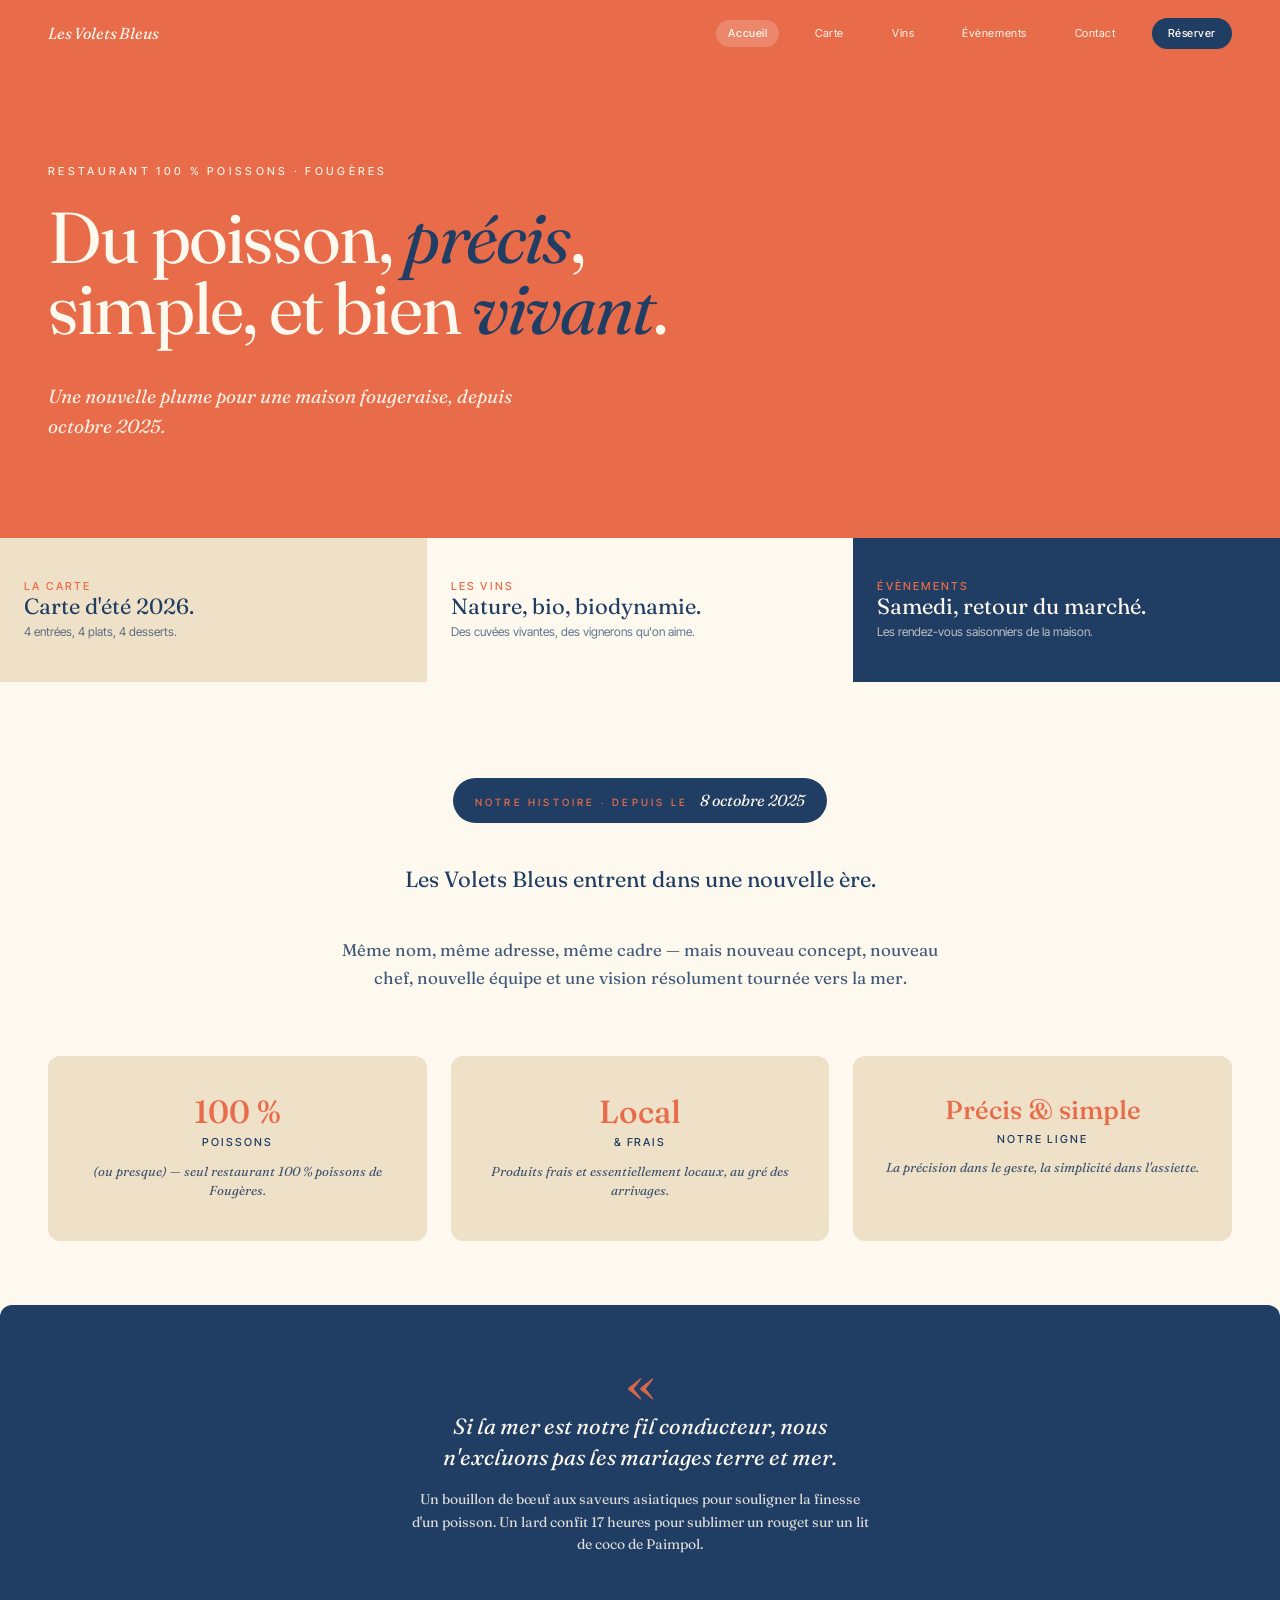
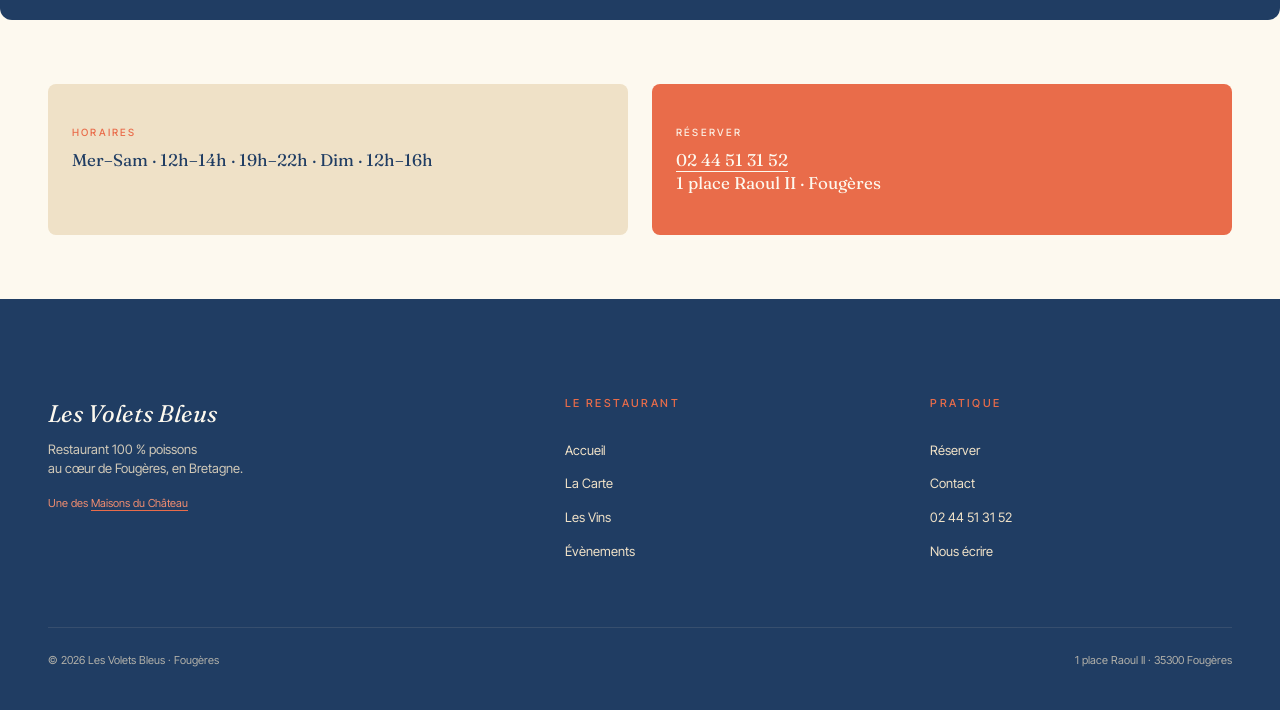
<file: index.html>
<!DOCTYPE html>
<html lang="fr">
<head>
    <meta charset="UTF-8">
    <meta name="viewport" content="width=device-width, initial-scale=1.0">
    <title>Les Volets Bleus — Restaurant de poissons à Fougères</title>
    <meta name="description" content="Restaurant 100 % poissons à Fougères. Produits frais et locaux, précision et simplicité. Une maison fougeraise qui s'écrit avec une nouvelle plume.">
    <link rel="preconnect" href="https://fonts.googleapis.com">
    <link rel="preconnect" href="https://fonts.gstatic.com" crossorigin>
    <link href="https://fonts.googleapis.com/css2?family=Fraunces:ital,wght@0,400;0,500;1,400;1,500&family=Inter+Tight:wght@400;500;600&display=swap" rel="stylesheet">
    <link rel="stylesheet" href="css/style.css">
</head>
<body data-page="accueil">

    <!-- ================== NAV (sur fond orange) ================== -->
    <nav class="site-nav nav-on-orange" aria-label="Navigation principale">
        <div class="nav-inner">
            <a href="index.html" class="nav-brand">Les Volets Bleus</a>
            <div class="nav-links">
                <a href="index.html" class="nav-link active">Accueil</a>
                <a href="carte.html" class="nav-link">Carte</a>
                <a href="vins.html" class="nav-link">Vins</a>
                <a href="evenements.html" class="nav-link">Évènements</a>
                <a href="contact.html" class="nav-link">Contact</a>
                <a href="reserver.html" class="nav-link nav-cta">Réserver</a>
            </div>
            <button class="nav-toggle" aria-label="Menu" aria-expanded="false"><span></span><span></span><span></span></button>
        </div>
    </nav>

    <!-- ================== HERO ================== -->
    <header class="hero-orange">
        <div class="hero-orange-inner">
            <p class="hero-eyebrow">Restaurant 100 % poissons · Fougères</p>
            <h1 class="hero-title" id="hero-title-1">Du poisson, <em>précis</em>,</h1>
            <h1 class="hero-title" id="hero-title-2" style="margin-top: 4px;">simple, et bien <em>vivant</em>.</h1>
            <p class="hero-subtitle" id="hero-subtitle">Une nouvelle plume pour une maison fougeraise, depuis octobre 2025.</p>
        </div>
    </header>

    <!-- ================== 3 SECTIONS ================== -->
    <section class="three-sections">
        <a href="carte.html" class="three-sections-card three-sections-card-1">
            <p class="three-sections-label" id="section-carte-label">La Carte</p>
            <div>
                <p class="three-sections-titre" id="section-carte-titre">Carte d'été 2026.</p>
                <p class="three-sections-desc" id="section-carte-desc">4 entrées, 4 plats, 4 desserts.</p>
            </div>
        </a>
        <a href="vins.html" class="three-sections-card three-sections-card-2">
            <p class="three-sections-label" id="section-vins-label">Les Vins</p>
            <div>
                <p class="three-sections-titre" id="section-vins-titre">Nature, bio, biodynamie.</p>
                <p class="three-sections-desc" id="section-vins-desc">Des cuvées vivantes, des vignerons qu'on aime.</p>
            </div>
        </a>
        <a href="evenements.html" class="three-sections-card three-sections-card-3">
            <p class="three-sections-label" id="section-evenements-label">Évènements</p>
            <div>
                <p class="three-sections-titre" id="section-evenements-titre">Samedi, retour du marché.</p>
                <p class="three-sections-desc" id="section-evenements-desc">Les rendez-vous saisonniers de la maison.</p>
            </div>
        </a>
    </section>

    <!-- ================== HISTOIRE - DATE PIVOT ================== -->
    <div class="date-pivot">
        <div class="date-pivot-pill">
            <span class="date-pivot-label">Notre histoire · depuis le</span>
            <span class="date-pivot-date" id="histoire-date">8 octobre 2025</span>
        </div>
    </div>

    <!-- ================== HISTOIRE - TEXTE ================== -->
    <section class="histoire-texte">
        <p class="histoire-intro" id="histoire-intro">Les Volets Bleus entrent dans une nouvelle ère.</p>
        <p class="histoire-corps" id="histoire-corps">Même nom, même adresse, même cadre — mais nouveau concept, nouveau chef, nouvelle équipe et une vision résolument tournée vers la mer.</p>
    </section>

    <!-- ================== 3 PILIERS ================== -->
    <section class="piliers">
        <div class="pilier">
            <p class="pilier-chiffre" id="pilier-1-chiffre">100 %</p>
            <p class="pilier-label" id="pilier-1-label">Poissons</p>
            <p class="pilier-desc" id="pilier-1-desc">(ou presque) — seul restaurant 100 % poissons de Fougères.</p>
        </div>
        <div class="pilier">
            <p class="pilier-chiffre" id="pilier-2-chiffre">Local</p>
            <p class="pilier-label" id="pilier-2-label">& frais</p>
            <p class="pilier-desc" id="pilier-2-desc">Produits frais et essentiellement locaux, au gré des arrivages.</p>
        </div>
        <div class="pilier">
            <p class="pilier-chiffre pilier-chiffre-petit" id="pilier-3-chiffre">Précis & simple</p>
            <p class="pilier-label" id="pilier-3-label">Notre ligne</p>
            <p class="pilier-desc" id="pilier-3-desc">La précision dans le geste, la simplicité dans l'assiette.</p>
        </div>
    </section>

    <!-- ================== CITATION ================== -->
    <section class="citation-bloc">
        <span class="citation-quote">«</span>
        <p class="citation-text" id="citation-text">Si la mer est notre fil conducteur, nous n'excluons pas les <em>mariages terre et mer.</em></p>
        <p class="citation-complement" id="citation-complement">Un bouillon de bœuf aux saveurs asiatiques pour souligner la finesse d'un poisson. Un lard confit 17 heures pour sublimer un rouget sur un lit de coco de Paimpol.</p>
    </section>

    <!-- ================== INFOS PRATIQUES ================== -->
    <section class="infos-pratiques">
        <div class="info-card info-card-beige">
            <p class="info-card-label">Horaires</p>
            <p class="info-card-value" id="info-horaires">Mer–Sam · 12h–14h · 19h–22h · Dim · 12h–16h</p>
        </div>
        <div class="info-card info-card-orange">
            <p class="info-card-label">Réserver</p>
            <p class="info-card-value" id="info-reserver">02 44 51 31 52<br>1 place Raoul II · Fougères</p>
        </div>
    </section>

    <!-- ================== FOOTER ================== -->
    <footer class="site-footer">
        <div class="footer-inner">
            <div class="footer-grid">
                <div>
                    <p class="footer-name">Les Volets Bleus</p>
                    <p class="footer-tagline">Restaurant 100 % poissons<br>au cœur de Fougères, en Bretagne.</p>
                    <p class="footer-mama">Une des <a href="https://lesmaisonsduchateau.pages.dev">Maisons du Château</a></p>
                </div>
                <div>
                    <p class="footer-col-title">Le restaurant</p>
                    <ul class="footer-list">
                        <li><a href="index.html">Accueil</a></li>
                        <li><a href="carte.html">La Carte</a></li>
                        <li><a href="vins.html">Les Vins</a></li>
                        <li><a href="evenements.html">Évènements</a></li>
                    </ul>
                </div>
                <div>
                    <p class="footer-col-title">Pratique</p>
                    <ul class="footer-list">
                        <li><a href="reserver.html">Réserver</a></li>
                        <li><a href="contact.html">Contact</a></li>
                        <li><a href="tel:+33244513152">02 44 51 31 52</a></li>
                        <li><a href="mailto:lesvoletsbleus.bzh@gmail.com">Nous écrire</a></li>
                    </ul>
                </div>
            </div>
            <div class="footer-bottom">
                <p>© <span id="year">2026</span> Les Volets Bleus · Fougères</p>
                <p>1 place Raoul II · 35300 Fougères</p>
            </div>
        </div>
    </footer>

    <script src="js/script.js"></script>
</body>
</html>
</file>
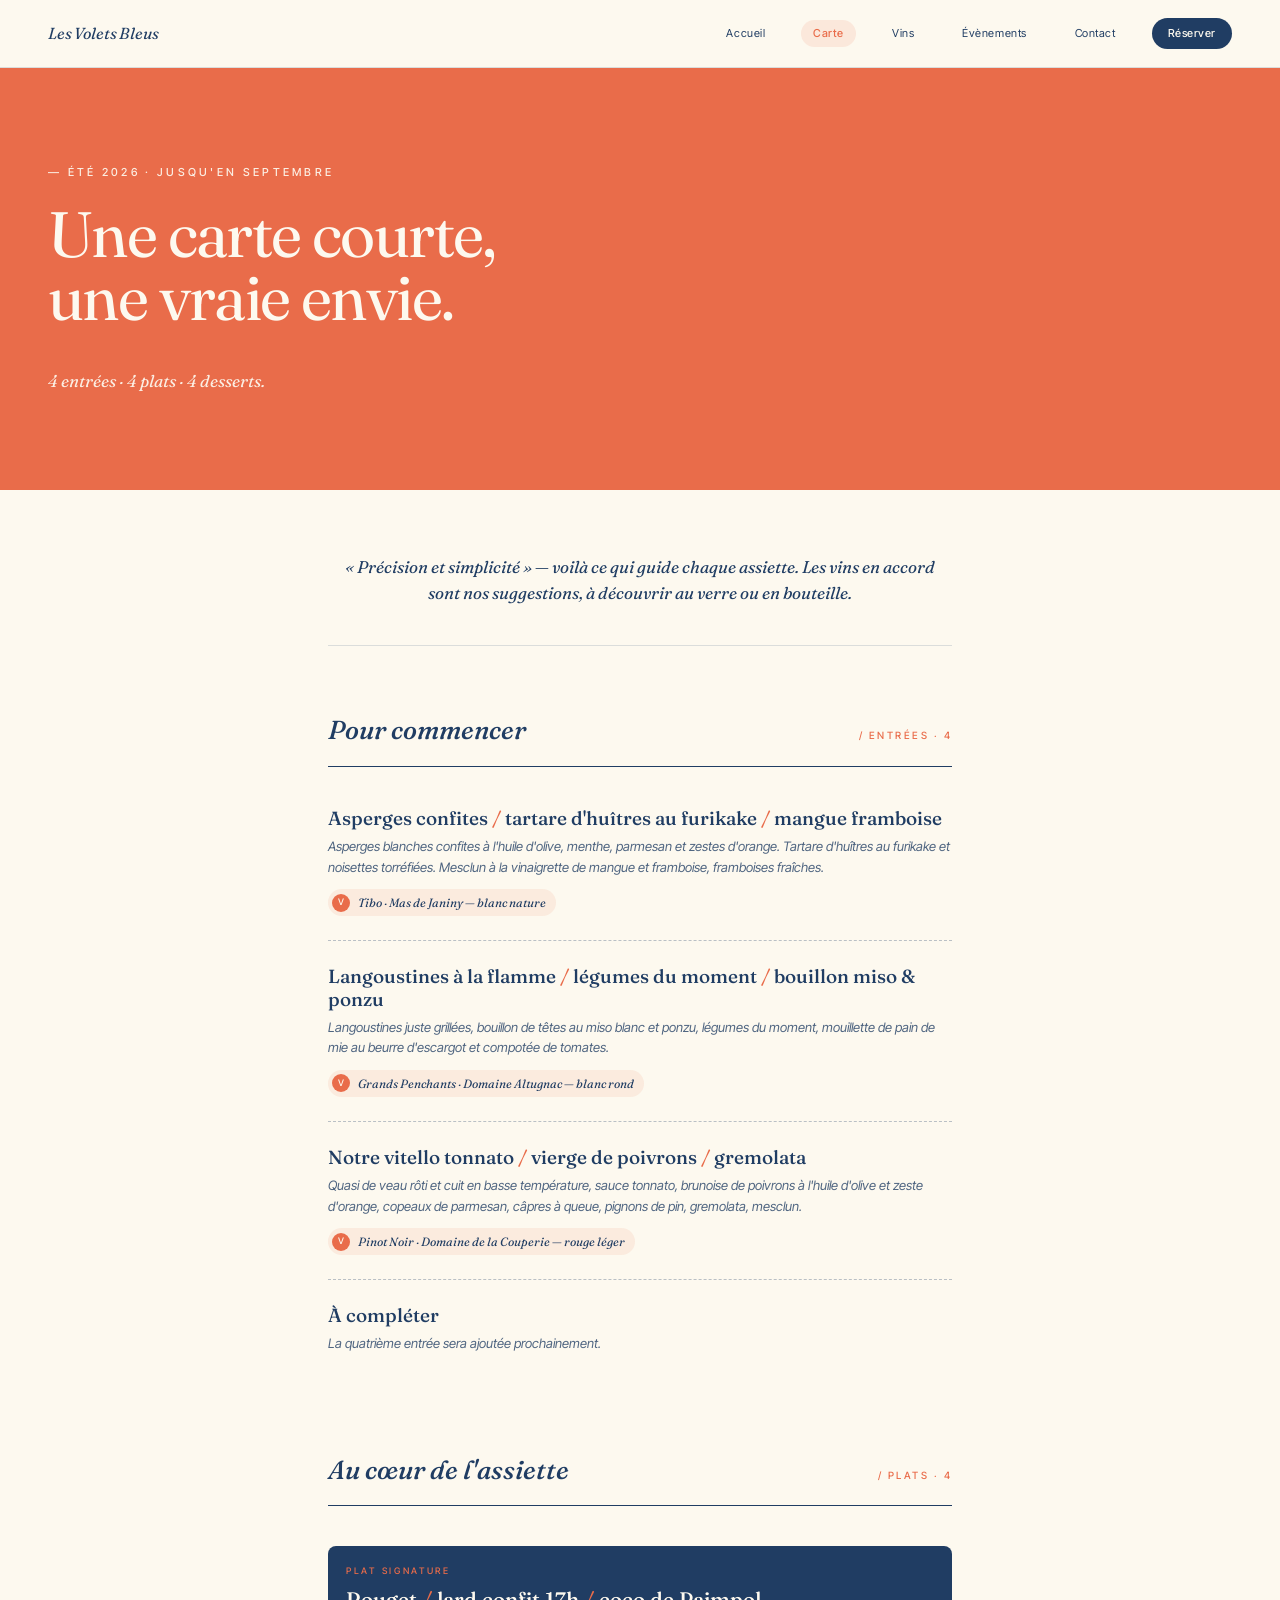
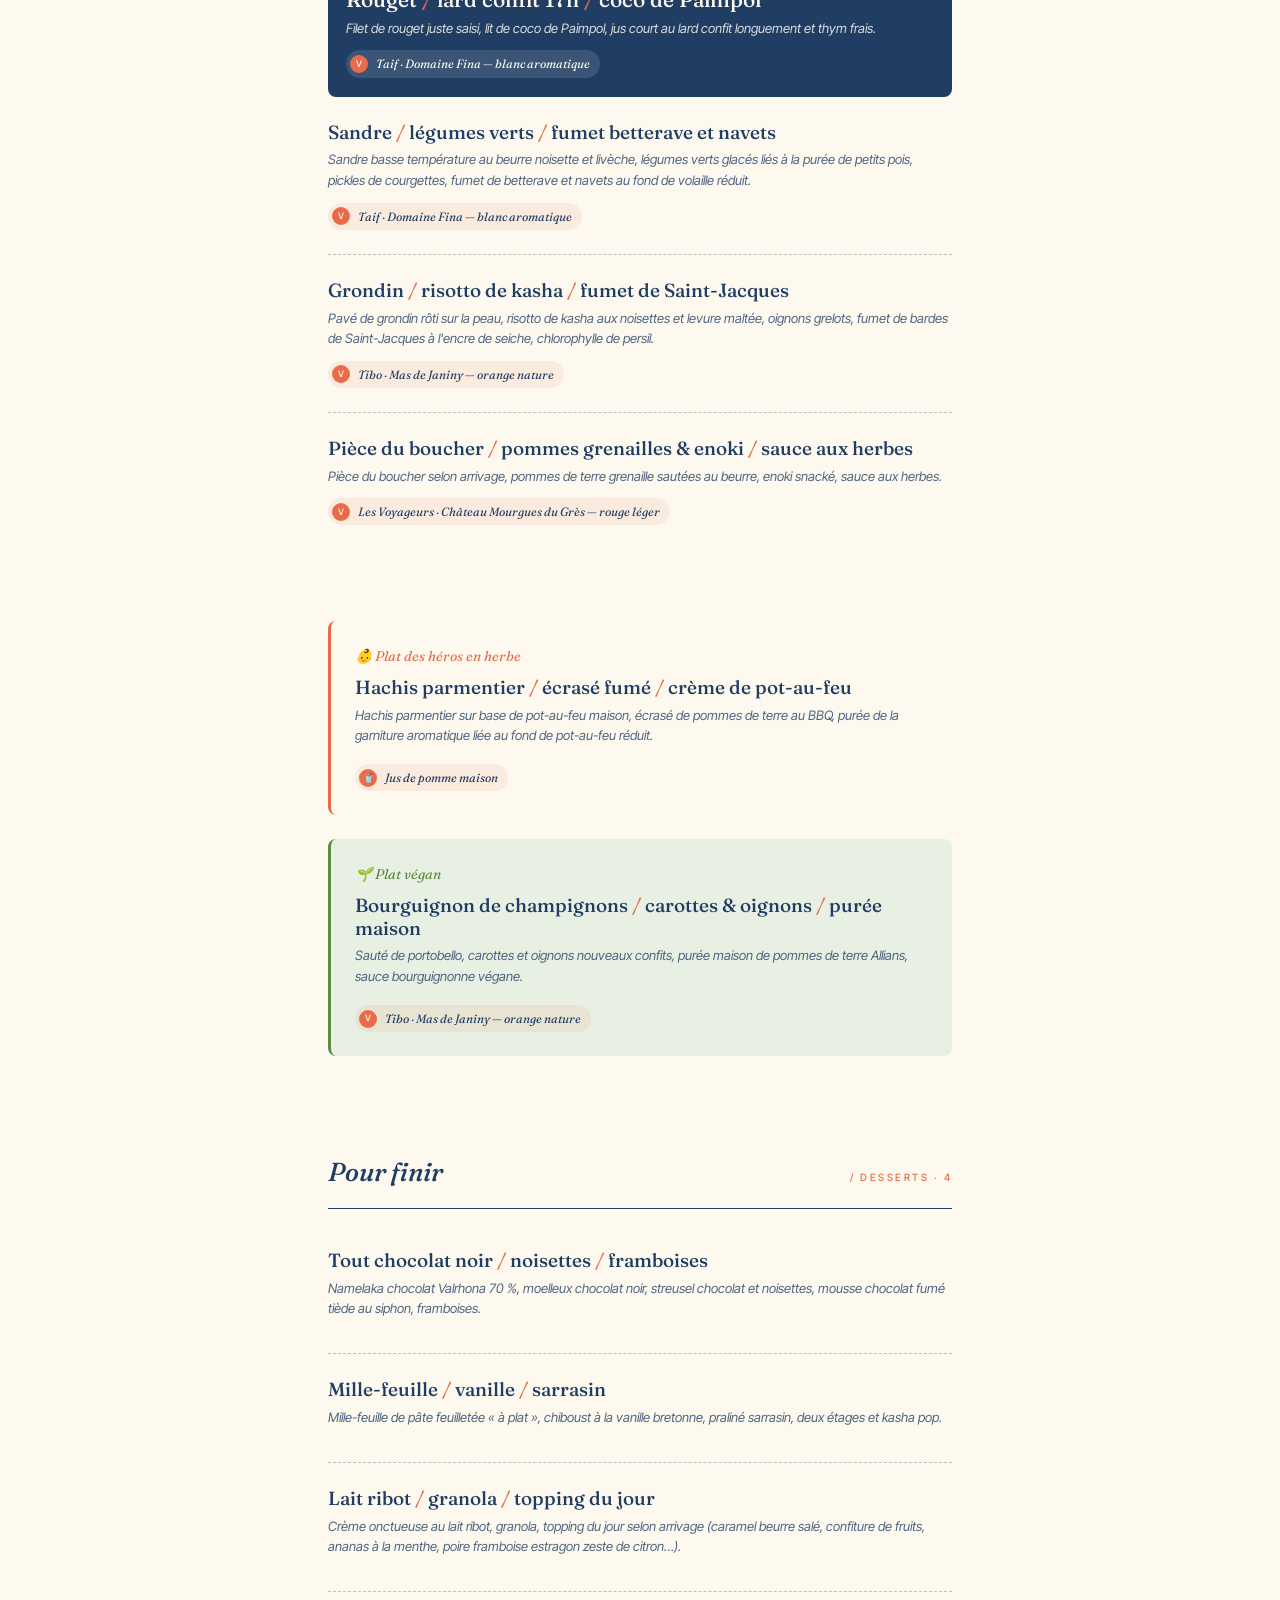
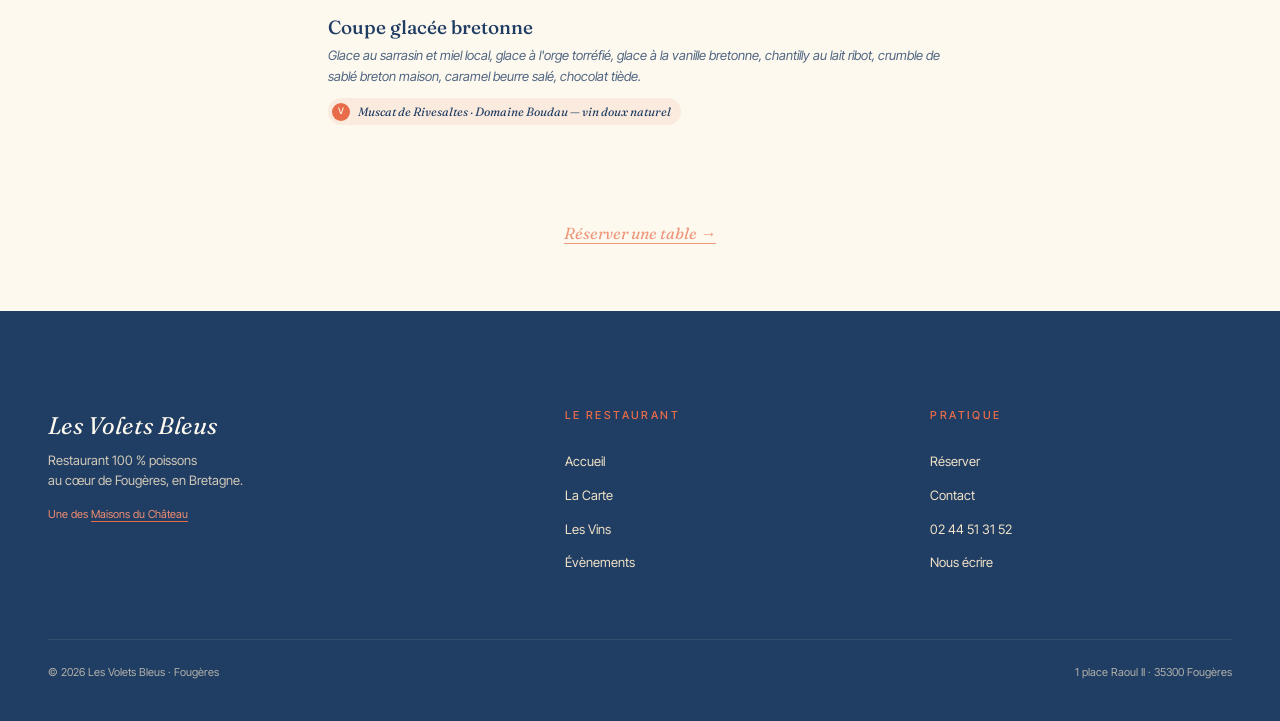
<file: carte.html>
<!DOCTYPE html>
<html lang="fr">
<head>
    <meta charset="UTF-8">
    <meta name="viewport" content="width=device-width, initial-scale=1.0">
    <title>La Carte d'été — Les Volets Bleus</title>
    <meta name="description" content="La carte d'été des Volets Bleus à Fougères : 4 entrées, 4 plats, 4 desserts. Cuisine 100 % poissons avec accords mets-vins.">
    <link rel="preconnect" href="https://fonts.googleapis.com">
    <link rel="preconnect" href="https://fonts.gstatic.com" crossorigin>
    <link href="https://fonts.googleapis.com/css2?family=Fraunces:ital,wght@0,400;0,500;1,400;1,500&family=Inter+Tight:wght@400;500;600&display=swap" rel="stylesheet">
    <link rel="stylesheet" href="css/style.css">
</head>
<body data-page="carte">

    <nav class="site-nav" aria-label="Navigation principale">
        <div class="nav-inner">
            <a href="index.html" class="nav-brand">Les Volets Bleus</a>
            <div class="nav-links">
                <a href="index.html" class="nav-link">Accueil</a>
                <a href="carte.html" class="nav-link active">Carte</a>
                <a href="vins.html" class="nav-link">Vins</a>
                <a href="evenements.html" class="nav-link">Évènements</a>
                <a href="contact.html" class="nav-link">Contact</a>
                <a href="reserver.html" class="nav-link nav-cta">Réserver</a>
            </div>
            <button class="nav-toggle" aria-label="Menu" aria-expanded="false"><span></span><span></span><span></span></button>
        </div>
    </nav>

    <header class="page-header">
        <div class="page-header-inner">
            <p class="hero-eyebrow" id="carte-eyebrow">— Été 2026 · jusqu'en septembre</p>
            <h1 class="page-title" id="carte-title-1">La Carte</h1>
            <h1 class="page-title" id="carte-title-2" style="margin-top: 4px;">d'<em>été.</em></h1>
            <p class="page-subtitle" id="carte-subtitle">4 entrées · 4 plats · 4 desserts.</p>
        </div>
    </header>

    <main class="page-content">

        <div class="menu-intro">
            <p class="menu-intro-text" id="carte-intro">« Précision et simplicité » — voilà ce qui guide chaque assiette.</p>
        </div>

        <!-- ENTRÉES -->
        <section class="menu-section">
            <div class="menu-section-head">
                <h2 class="menu-section-titre">Pour commencer</h2>
                <span class="menu-section-count" id="carte-entrees-count">/ Entrées · 4</span>
            </div>
            <div id="carte-entrees">
                <p class="loading-state">Chargement de la carte…</p>
            </div>
        </section>

        <!-- PLATS -->
        <section class="menu-section">
            <div class="menu-section-head">
                <h2 class="menu-section-titre">Au cœur de l'assiette</h2>
                <span class="menu-section-count" id="carte-plats-count">/ Plats · 4</span>
            </div>
            <div id="carte-plats"></div>
        </section>

        <!-- OPTIONS SPÉCIALES (héros en herbe + végan) -->
        <section class="menu-section">
            <div id="carte-options-speciales"></div>
        </section>

        <!-- DESSERTS -->
        <section class="menu-section">
            <div class="menu-section-head">
                <h2 class="menu-section-titre">Pour finir</h2>
                <span class="menu-section-count" id="carte-desserts-count">/ Desserts · 4</span>
            </div>
            <div id="carte-desserts"></div>
        </section>

        <p style="text-align: center; margin-top: 4rem; font-family: 'Fraunces', serif; font-style: italic; color: var(--bleu); opacity: 0.7;">
            <a href="reserver.html" style="color: var(--orange); border-bottom: 1px solid var(--orange);">Réserver une table →</a>
        </p>

    </main>

    <footer class="site-footer">
        <div class="footer-inner">
            <div class="footer-grid">
                <div>
                    <p class="footer-name">Les Volets Bleus</p>
                    <p class="footer-tagline">Restaurant 100 % poissons<br>au cœur de Fougères, en Bretagne.</p>
                    <p class="footer-mama">Une des <a href="https://lesmaisonsduchateau.pages.dev">Maisons du Château</a></p>
                </div>
                <div>
                    <p class="footer-col-title">Le restaurant</p>
                    <ul class="footer-list">
                        <li><a href="index.html">Accueil</a></li>
                        <li><a href="carte.html">La Carte</a></li>
                        <li><a href="vins.html">Les Vins</a></li>
                        <li><a href="evenements.html">Évènements</a></li>
                    </ul>
                </div>
                <div>
                    <p class="footer-col-title">Pratique</p>
                    <ul class="footer-list">
                        <li><a href="reserver.html">Réserver</a></li>
                        <li><a href="contact.html">Contact</a></li>
                        <li><a href="tel:+33244513152">02 44 51 31 52</a></li>
                        <li><a href="mailto:lesvoletsbleus.bzh@gmail.com">Nous écrire</a></li>
                    </ul>
                </div>
            </div>
            <div class="footer-bottom">
                <p>© <span id="year">2026</span> Les Volets Bleus · Fougères</p>
                <p>1 place Raoul II · 35300 Fougères</p>
            </div>
        </div>
    </footer>

    <script src="js/script.js"></script>
</body>
</html>
</file>
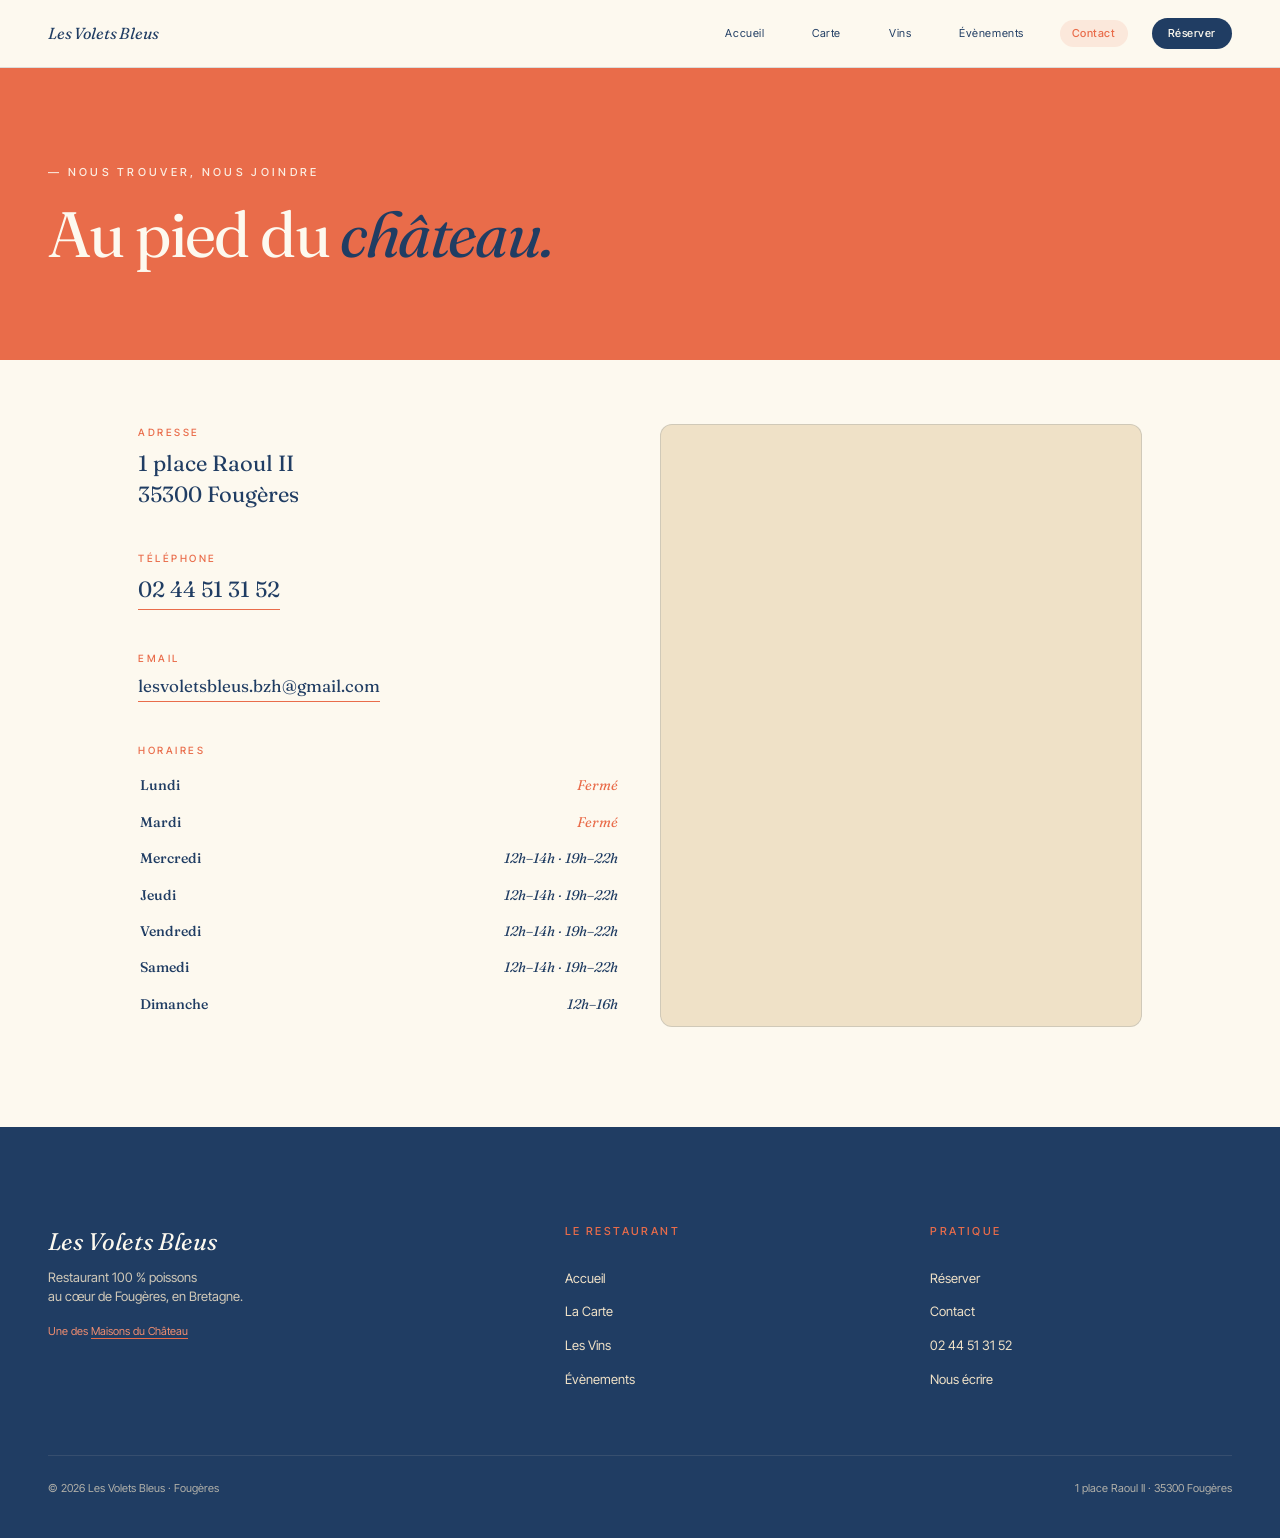
<file: contact.html>
<!DOCTYPE html>
<html lang="fr">
<head>
    <meta charset="UTF-8">
    <meta name="viewport" content="width=device-width, initial-scale=1.0">
    <title>Contact — Les Volets Bleus</title>
    <meta name="description" content="Nous contacter aux Volets Bleus à Fougères. Adresse, téléphone, email et horaires.">
    <link rel="preconnect" href="https://fonts.googleapis.com">
    <link rel="preconnect" href="https://fonts.gstatic.com" crossorigin>
    <link href="https://fonts.googleapis.com/css2?family=Fraunces:ital,wght@0,400;0,500;1,400;1,500&family=Inter+Tight:wght@400;500;600&display=swap" rel="stylesheet">
    <link rel="stylesheet" href="css/style.css">
</head>
<body data-page="contact">

    <nav class="site-nav" aria-label="Navigation principale">
        <div class="nav-inner">
            <a href="index.html" class="nav-brand">Les Volets Bleus</a>
            <div class="nav-links">
                <a href="index.html" class="nav-link">Accueil</a>
                <a href="carte.html" class="nav-link">Carte</a>
                <a href="vins.html" class="nav-link">Vins</a>
                <a href="evenements.html" class="nav-link">Évènements</a>
                <a href="contact.html" class="nav-link active">Contact</a>
                <a href="reserver.html" class="nav-link nav-cta">Réserver</a>
            </div>
            <button class="nav-toggle" aria-label="Menu" aria-expanded="false"><span></span><span></span><span></span></button>
        </div>
    </nav>

    <header class="page-header">
        <div class="page-header-inner">
            <p class="hero-eyebrow">— Nous trouver, nous joindre</p>
            <h1 class="page-title">Au pied du <em>château.</em></h1>
        </div>
    </header>

    <main class="page-content wide">

        <div class="contact-grid">

            <div>
                <div class="contact-block">
                    <p class="contact-label">Adresse</p>
                    <p class="contact-value" id="contact-adresse">1 place Raoul II<br>35300 Fougères</p>
                </div>

                <div class="contact-block">
                    <p class="contact-label">Téléphone</p>
                    <p class="contact-value" id="contact-telephone"><a href="tel:+33244513152">02 44 51 31 52</a></p>
                </div>

                <div class="contact-block">
                    <p class="contact-label">Email</p>
                    <p class="contact-value contact-value-email" id="contact-email"><a href="mailto:lesvoletsbleus.bzh@gmail.com">lesvoletsbleus.bzh@gmail.com</a></p>
                </div>

                <div class="contact-block">
                    <p class="contact-label">Horaires</p>
                    <table class="hours-table" id="hours-table">
                        <tbody>
                            <tr><td colspan="2" class="loading-state">Chargement…</td></tr>
                        </tbody>
                    </table>
                </div>
            </div>

            <div class="contact-map" id="contact-map">
                <iframe
                    src="https://www.google.com/maps/embed?pb=!1m18!1m12!1m3!1d2629.6!2d-1.2027!3d48.3528!2m3!1f0!2f0!3f0!3m2!1i1024!2i768!4f13.1!3m3!1m2!1s0x0%3A0x0!2sFougeres!5e0!3m2!1sfr!2sfr!4v1700000000000"
                    width="100%" height="100%" style="border:0;" allowfullscreen="" loading="lazy"
                    referrerpolicy="no-referrer-when-downgrade"
                    title="Plan d'accès Les Volets Bleus, Fougères">
                </iframe>
            </div>

        </div>

    </main>

    <footer class="site-footer">
        <div class="footer-inner">
            <div class="footer-grid">
                <div>
                    <p class="footer-name">Les Volets Bleus</p>
                    <p class="footer-tagline">Restaurant 100 % poissons<br>au cœur de Fougères, en Bretagne.</p>
                    <p class="footer-mama">Une des <a href="https://lesmaisonsduchateau.pages.dev">Maisons du Château</a></p>
                </div>
                <div>
                    <p class="footer-col-title">Le restaurant</p>
                    <ul class="footer-list">
                        <li><a href="index.html">Accueil</a></li>
                        <li><a href="carte.html">La Carte</a></li>
                        <li><a href="vins.html">Les Vins</a></li>
                        <li><a href="evenements.html">Évènements</a></li>
                    </ul>
                </div>
                <div>
                    <p class="footer-col-title">Pratique</p>
                    <ul class="footer-list">
                        <li><a href="reserver.html">Réserver</a></li>
                        <li><a href="contact.html">Contact</a></li>
                        <li><a href="tel:+33244513152">02 44 51 31 52</a></li>
                        <li><a href="mailto:lesvoletsbleus.bzh@gmail.com">Nous écrire</a></li>
                    </ul>
                </div>
            </div>
            <div class="footer-bottom">
                <p>© <span id="year">2026</span> Les Volets Bleus · Fougères</p>
                <p>1 place Raoul II · 35300 Fougères</p>
            </div>
        </div>
    </footer>

    <script src="js/script.js"></script>
</body>
</html>
</file>
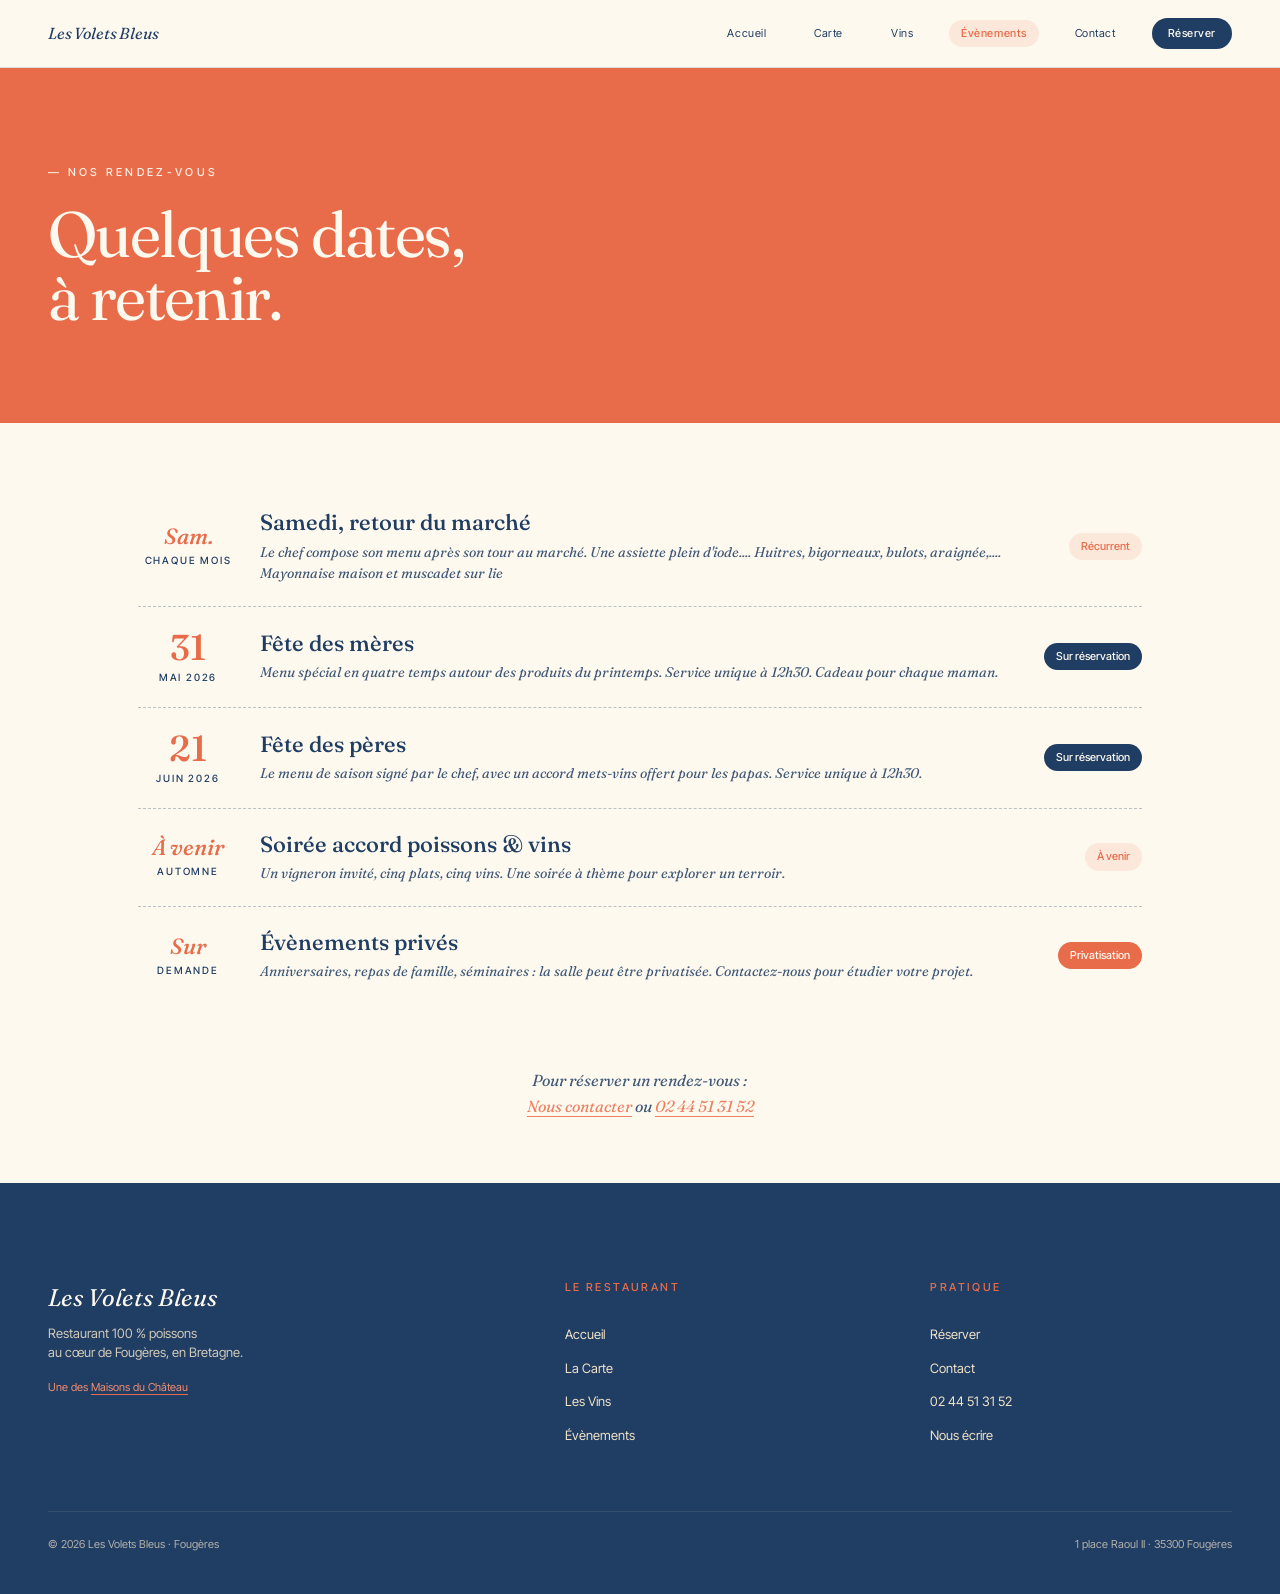
<file: evenements.html>
<!DOCTYPE html>
<html lang="fr">
<head>
    <meta charset="UTF-8">
    <meta name="viewport" content="width=device-width, initial-scale=1.0">
    <title>Évènements — Les Volets Bleus</title>
    <meta name="description" content="Les rendez-vous des Volets Bleus à Fougères : Fête des mères, Fête des pères, Samedi retour du marché, soirées thématiques.">
    <link rel="preconnect" href="https://fonts.googleapis.com">
    <link rel="preconnect" href="https://fonts.gstatic.com" crossorigin>
    <link href="https://fonts.googleapis.com/css2?family=Fraunces:ital,wght@0,400;0,500;1,400;1,500&family=Inter+Tight:wght@400;500;600&display=swap" rel="stylesheet">
    <link rel="stylesheet" href="css/style.css">
</head>
<body data-page="evenements">

    <nav class="site-nav" aria-label="Navigation principale">
        <div class="nav-inner">
            <a href="index.html" class="nav-brand">Les Volets Bleus</a>
            <div class="nav-links">
                <a href="index.html" class="nav-link">Accueil</a>
                <a href="carte.html" class="nav-link">Carte</a>
                <a href="vins.html" class="nav-link">Vins</a>
                <a href="evenements.html" class="nav-link active">Évènements</a>
                <a href="contact.html" class="nav-link">Contact</a>
                <a href="reserver.html" class="nav-link nav-cta">Réserver</a>
            </div>
            <button class="nav-toggle" aria-label="Menu" aria-expanded="false"><span></span><span></span><span></span></button>
        </div>
    </nav>

    <header class="page-header">
        <div class="page-header-inner">
            <p class="hero-eyebrow">— Nos rendez-vous</p>
            <h1 class="page-title" id="evenements-title-1">Quelques dates,</h1>
            <h1 class="page-title" id="evenements-title-2" style="margin-top: 4px;">à <em>retenir.</em></h1>
        </div>
    </header>

    <main class="page-content wide">
        <div id="evenements-list">
            <p class="loading-state">Chargement des évènements…</p>
        </div>

        <p style="text-align: center; margin-top: 4rem; font-family: 'Fraunces', serif; font-style: italic; color: var(--bleu); opacity: 0.85;">
            Pour réserver un rendez-vous :<br>
            <a href="reserver.html" style="color: var(--orange); border-bottom: 1px solid var(--orange);">Nous contacter</a> ou
            <a href="tel:+33244513152" style="color: var(--orange); border-bottom: 1px solid var(--orange);">02 44 51 31 52</a>
        </p>
    </main>

    <footer class="site-footer">
        <div class="footer-inner">
            <div class="footer-grid">
                <div>
                    <p class="footer-name">Les Volets Bleus</p>
                    <p class="footer-tagline">Restaurant 100 % poissons<br>au cœur de Fougères, en Bretagne.</p>
                    <p class="footer-mama">Une des <a href="https://lesmaisonsduchateau.pages.dev">Maisons du Château</a></p>
                </div>
                <div>
                    <p class="footer-col-title">Le restaurant</p>
                    <ul class="footer-list">
                        <li><a href="index.html">Accueil</a></li>
                        <li><a href="carte.html">La Carte</a></li>
                        <li><a href="vins.html">Les Vins</a></li>
                        <li><a href="evenements.html">Évènements</a></li>
                    </ul>
                </div>
                <div>
                    <p class="footer-col-title">Pratique</p>
                    <ul class="footer-list">
                        <li><a href="reserver.html">Réserver</a></li>
                        <li><a href="contact.html">Contact</a></li>
                        <li><a href="tel:+33244513152">02 44 51 31 52</a></li>
                        <li><a href="mailto:lesvoletsbleus.bzh@gmail.com">Nous écrire</a></li>
                    </ul>
                </div>
            </div>
            <div class="footer-bottom">
                <p>© <span id="year">2026</span> Les Volets Bleus · Fougères</p>
                <p>1 place Raoul II · 35300 Fougères</p>
            </div>
        </div>
    </footer>

    <script src="js/script.js"></script>
</body>
</html>
</file>
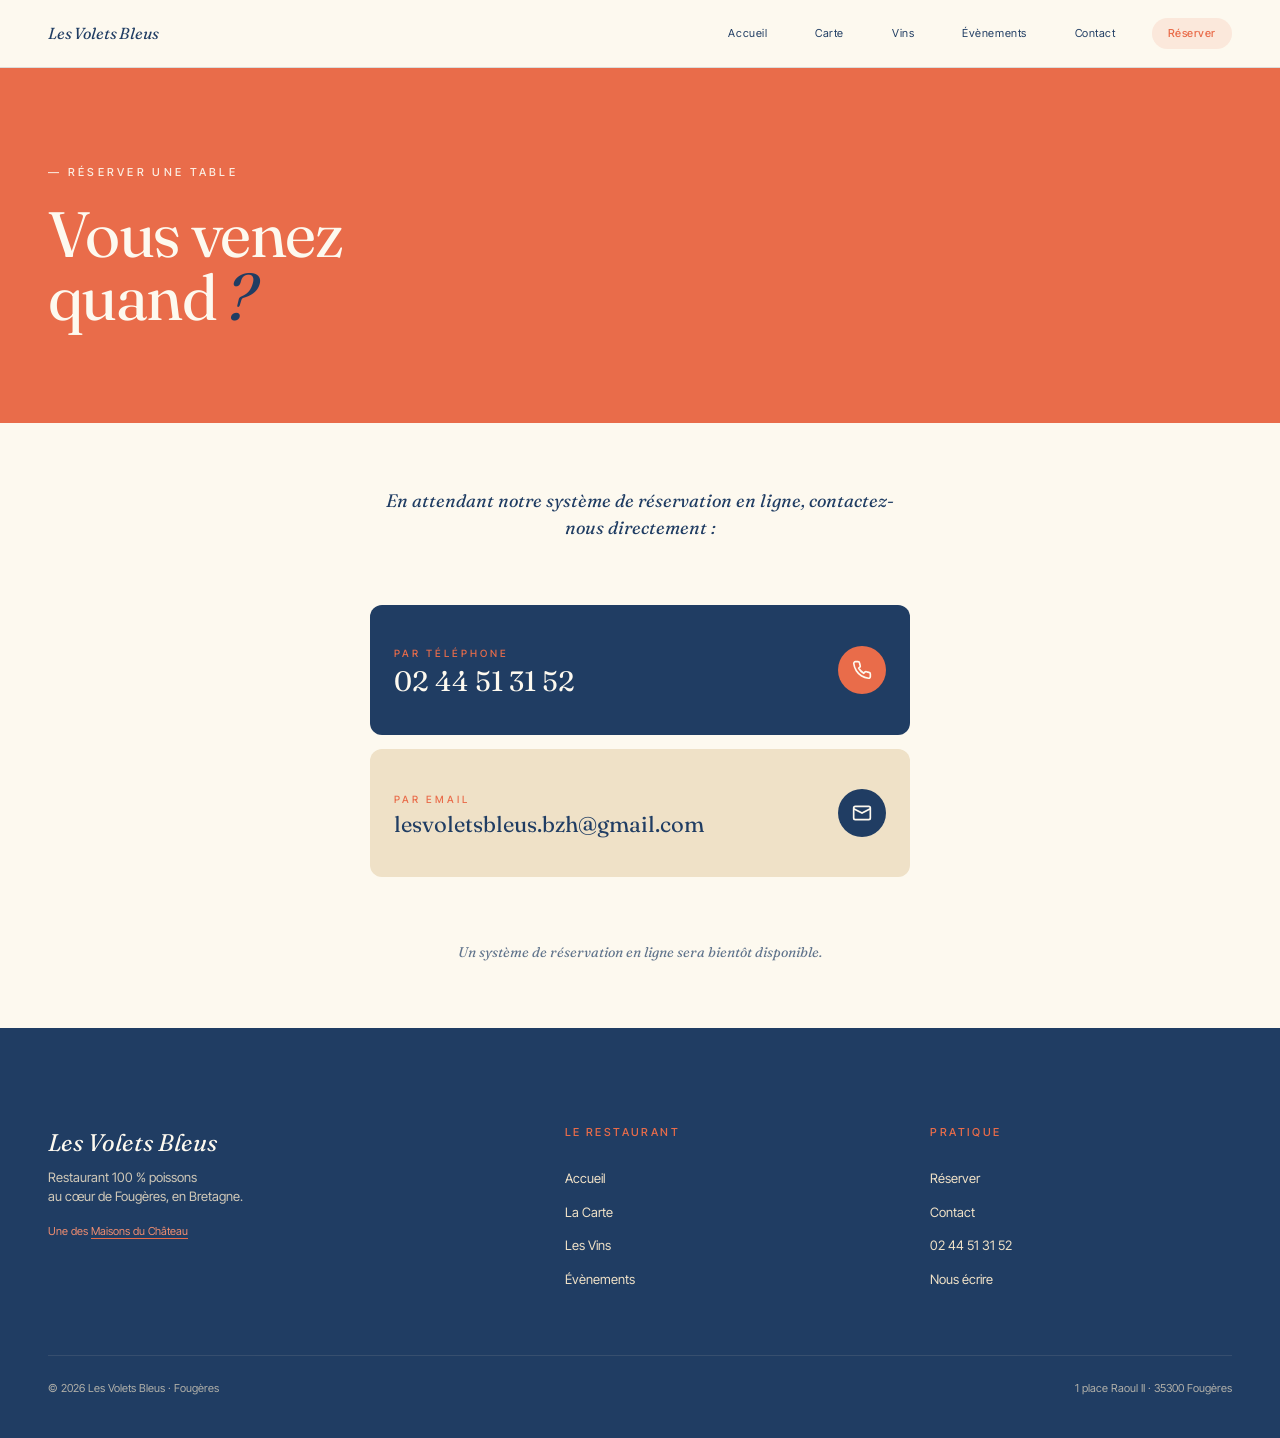
<file: reserver.html>
<!DOCTYPE html>
<html lang="fr">
<head>
    <meta charset="UTF-8">
    <meta name="viewport" content="width=device-width, initial-scale=1.0">
    <title>Réserver — Les Volets Bleus</title>
    <meta name="description" content="Réserver une table aux Volets Bleus à Fougères, par téléphone ou par email.">
    <link rel="preconnect" href="https://fonts.googleapis.com">
    <link rel="preconnect" href="https://fonts.gstatic.com" crossorigin>
    <link href="https://fonts.googleapis.com/css2?family=Fraunces:ital,wght@0,400;0,500;1,400;1,500&family=Inter+Tight:wght@400;500;600&display=swap" rel="stylesheet">
    <link rel="stylesheet" href="css/style.css">
</head>
<body data-page="reserver">

    <nav class="site-nav" aria-label="Navigation principale">
        <div class="nav-inner">
            <a href="index.html" class="nav-brand">Les Volets Bleus</a>
            <div class="nav-links">
                <a href="index.html" class="nav-link">Accueil</a>
                <a href="carte.html" class="nav-link">Carte</a>
                <a href="vins.html" class="nav-link">Vins</a>
                <a href="evenements.html" class="nav-link">Évènements</a>
                <a href="contact.html" class="nav-link">Contact</a>
                <a href="reserver.html" class="nav-link nav-cta active">Réserver</a>
            </div>
            <button class="nav-toggle" aria-label="Menu" aria-expanded="false"><span></span><span></span><span></span></button>
        </div>
    </nav>

    <header class="page-header">
        <div class="page-header-inner">
            <p class="hero-eyebrow">— Réserver une table</p>
            <h1 class="page-title">Vous venez</h1>
            <h1 class="page-title" style="margin-top: 4px;">quand <em>?</em></h1>
        </div>
    </header>

    <main class="page-content">

        <p class="reserver-intro">En attendant notre système de réservation en ligne, contactez-nous directement :</p>

        <a href="tel:+33244513152" id="reserver-tel-link" class="reserver-cta reserver-cta-bleu">
            <div class="reserver-cta-inner">
                <div>
                    <p class="reserver-cta-label">Par téléphone</p>
                    <p class="reserver-cta-value" id="reserver-tel">02 44 51 31 52</p>
                </div>
                <span class="reserver-cta-icon">
                    <svg width="20" height="20" viewBox="0 0 24 24" fill="none" stroke="#fdf9ef" stroke-width="2">
                        <path d="M22 16.92v3a2 2 0 0 1-2.18 2 19.79 19.79 0 0 1-8.63-3.07 19.5 19.5 0 0 1-6-6 19.79 19.79 0 0 1-3.07-8.67A2 2 0 0 1 4.11 2h3a2 2 0 0 1 2 1.72 12.84 12.84 0 0 0 .7 2.81 2 2 0 0 1-.45 2.11L8.09 9.91a16 16 0 0 0 6 6l1.27-1.27a2 2 0 0 1 2.11-.45 12.84 12.84 0 0 0 2.81.7A2 2 0 0 1 22 16.92z"/>
                    </svg>
                </span>
            </div>
        </a>

        <a href="mailto:lesvoletsbleus.bzh@gmail.com" id="reserver-email-link" class="reserver-cta reserver-cta-beige">
            <div class="reserver-cta-inner">
                <div>
                    <p class="reserver-cta-label">Par email</p>
                    <p class="reserver-cta-value" id="reserver-email">lesvoletsbleus.bzh@gmail.com</p>
                </div>
                <span class="reserver-cta-icon">
                    <svg width="20" height="20" viewBox="0 0 24 24" fill="none" stroke="#fdf9ef" stroke-width="2">
                        <rect x="2" y="4" width="20" height="16" rx="2"/>
                        <path d="m22 7-10 5L2 7"/>
                    </svg>
                </span>
            </div>
        </a>

        <p class="reserver-note">Un système de réservation en ligne sera bientôt disponible.</p>

    </main>

    <footer class="site-footer">
        <div class="footer-inner">
            <div class="footer-grid">
                <div>
                    <p class="footer-name">Les Volets Bleus</p>
                    <p class="footer-tagline">Restaurant 100 % poissons<br>au cœur de Fougères, en Bretagne.</p>
                    <p class="footer-mama">Une des <a href="https://lesmaisonsduchateau.pages.dev">Maisons du Château</a></p>
                </div>
                <div>
                    <p class="footer-col-title">Le restaurant</p>
                    <ul class="footer-list">
                        <li><a href="index.html">Accueil</a></li>
                        <li><a href="carte.html">La Carte</a></li>
                        <li><a href="vins.html">Les Vins</a></li>
                        <li><a href="evenements.html">Évènements</a></li>
                    </ul>
                </div>
                <div>
                    <p class="footer-col-title">Pratique</p>
                    <ul class="footer-list">
                        <li><a href="reserver.html">Réserver</a></li>
                        <li><a href="contact.html">Contact</a></li>
                        <li><a href="tel:+33244513152">02 44 51 31 52</a></li>
                        <li><a href="mailto:lesvoletsbleus.bzh@gmail.com">Nous écrire</a></li>
                    </ul>
                </div>
            </div>
            <div class="footer-bottom">
                <p>© <span id="year">2026</span> Les Volets Bleus · Fougères</p>
                <p>1 place Raoul II · 35300 Fougères</p>
            </div>
        </div>
    </footer>

    <script src="js/script.js"></script>
</body>
</html>
</file>
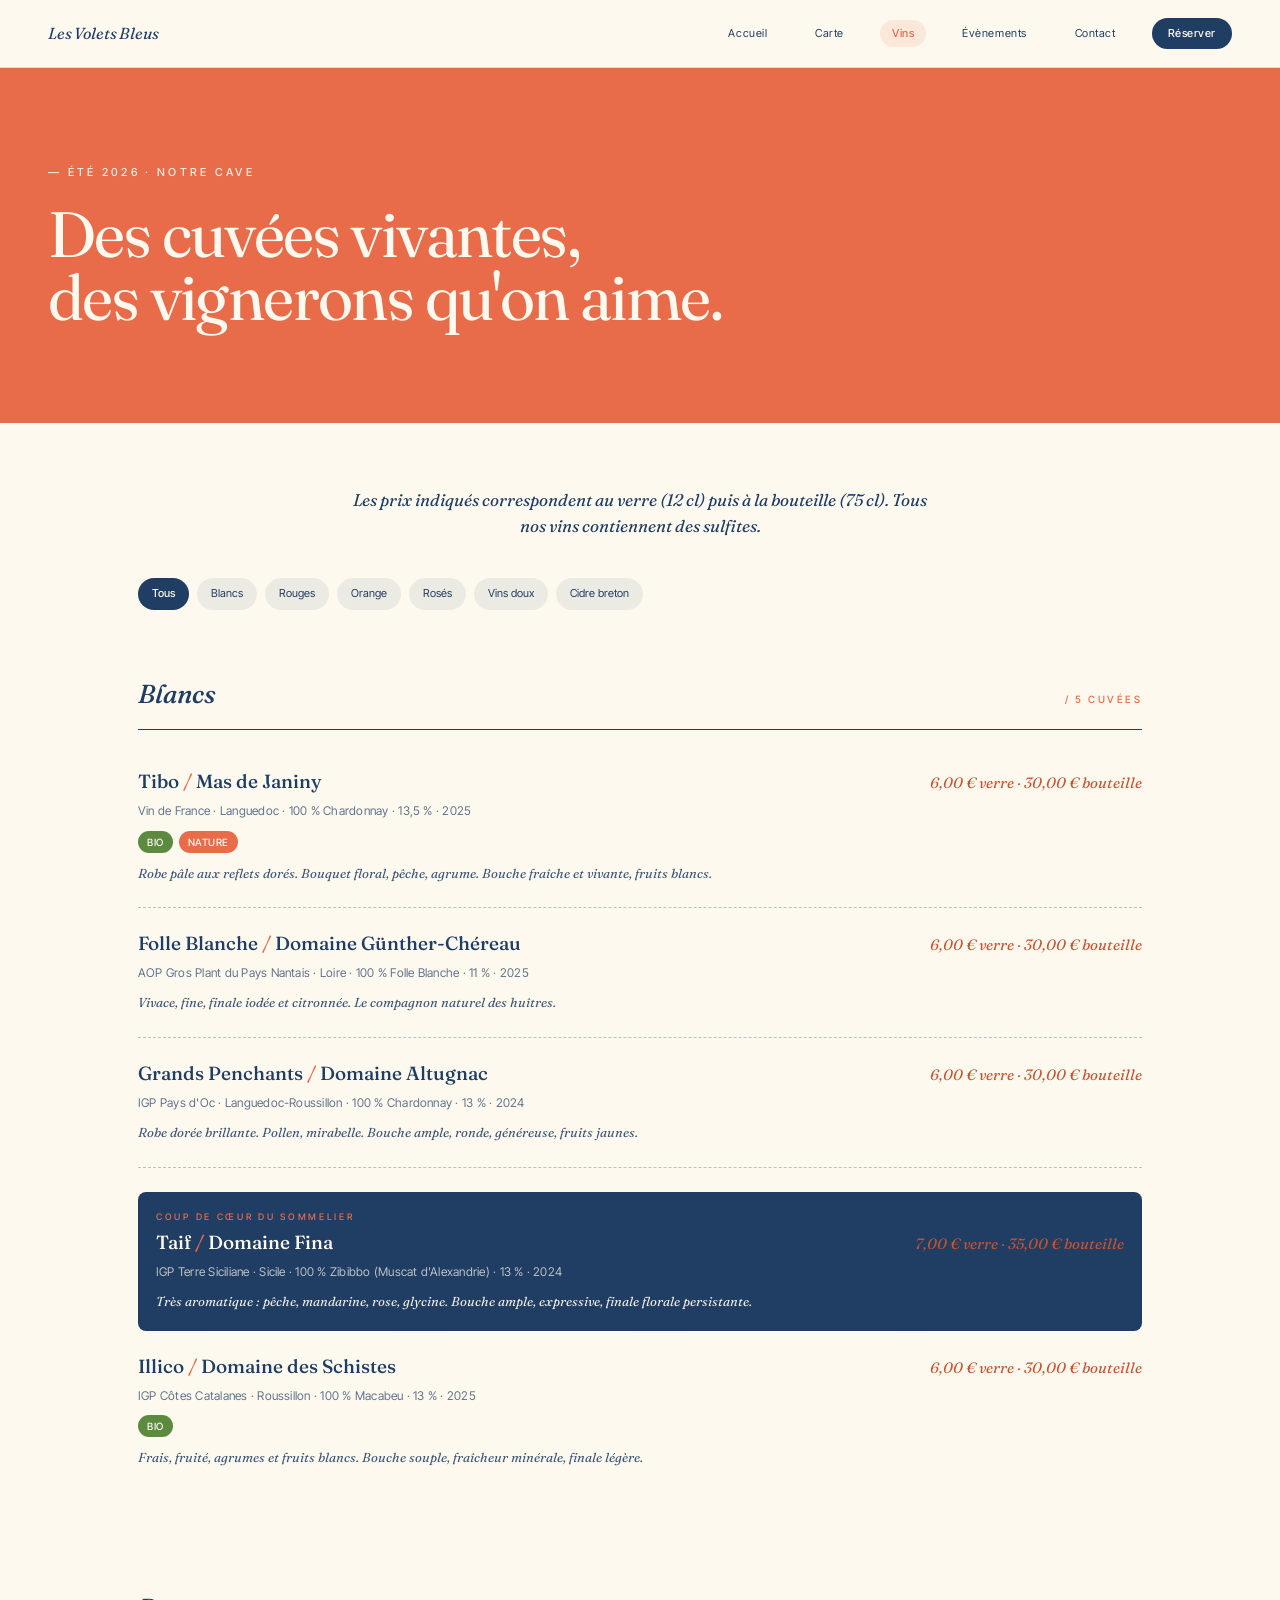
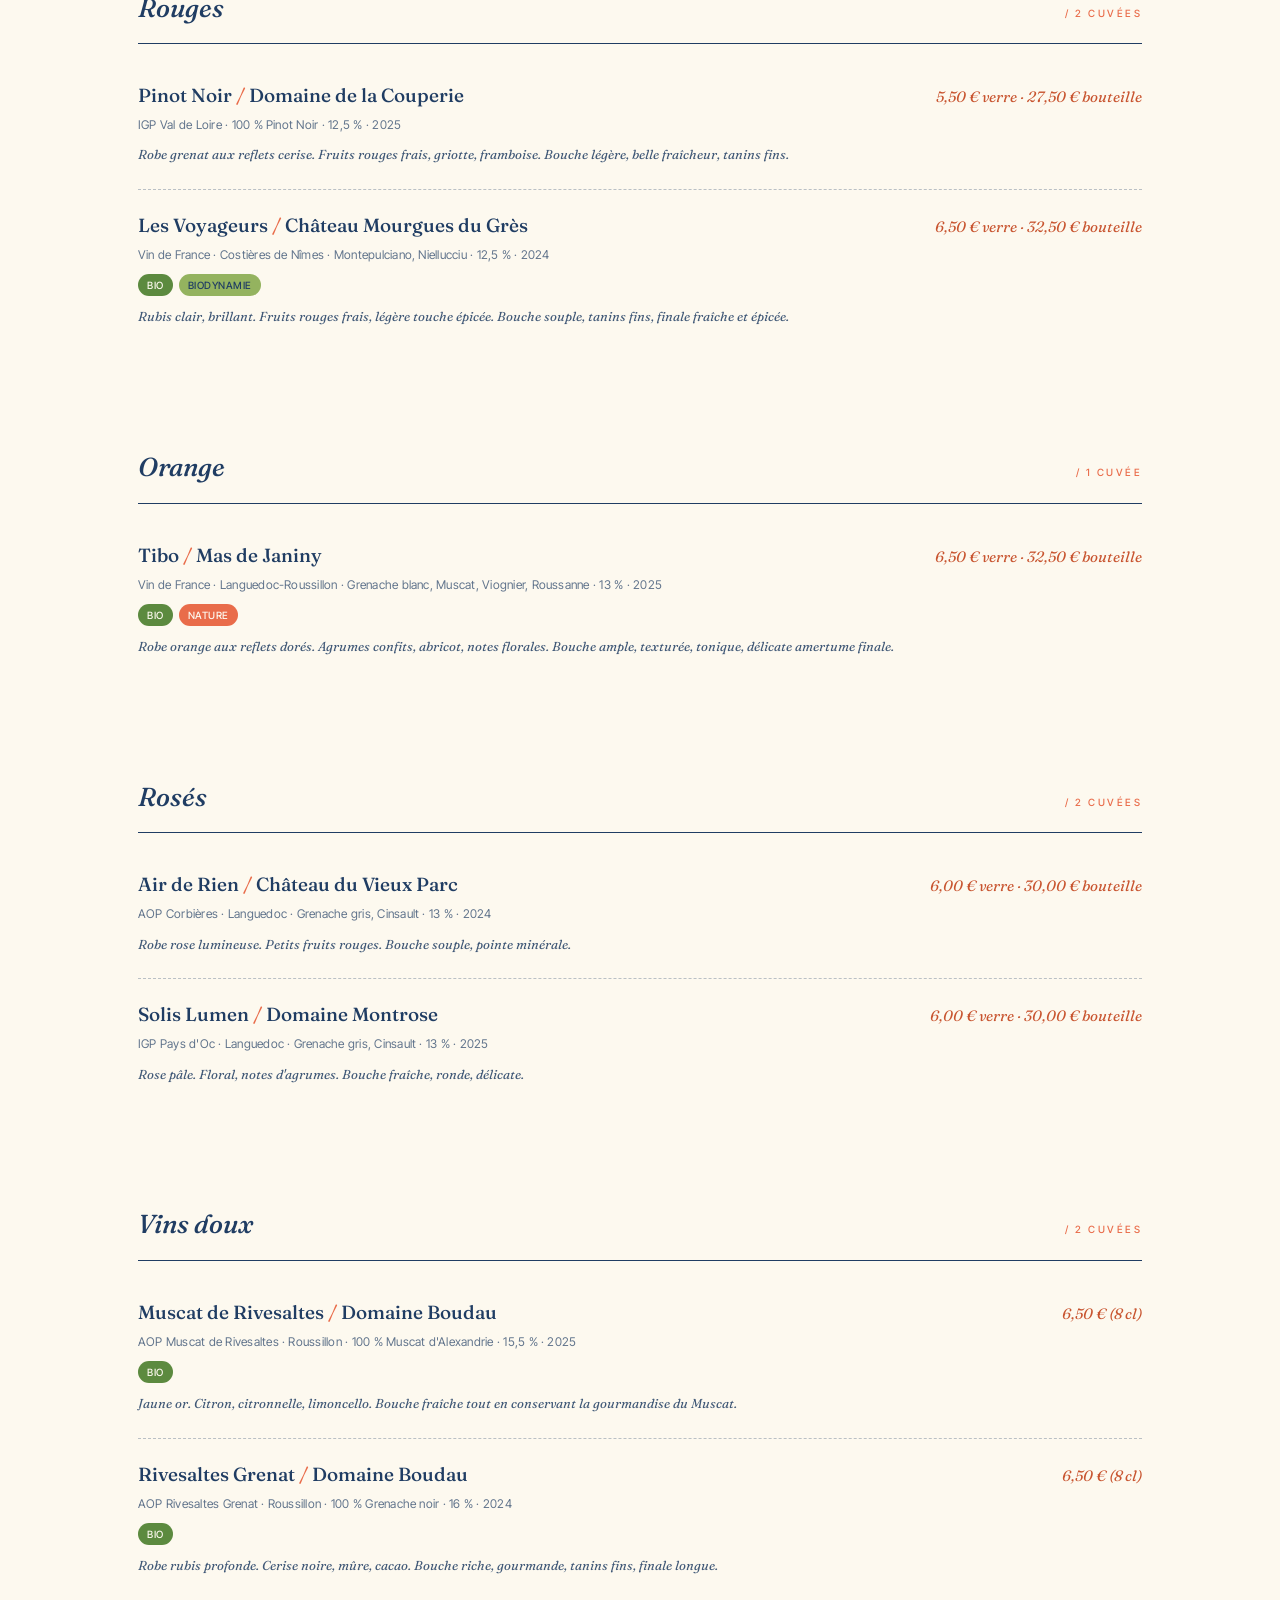
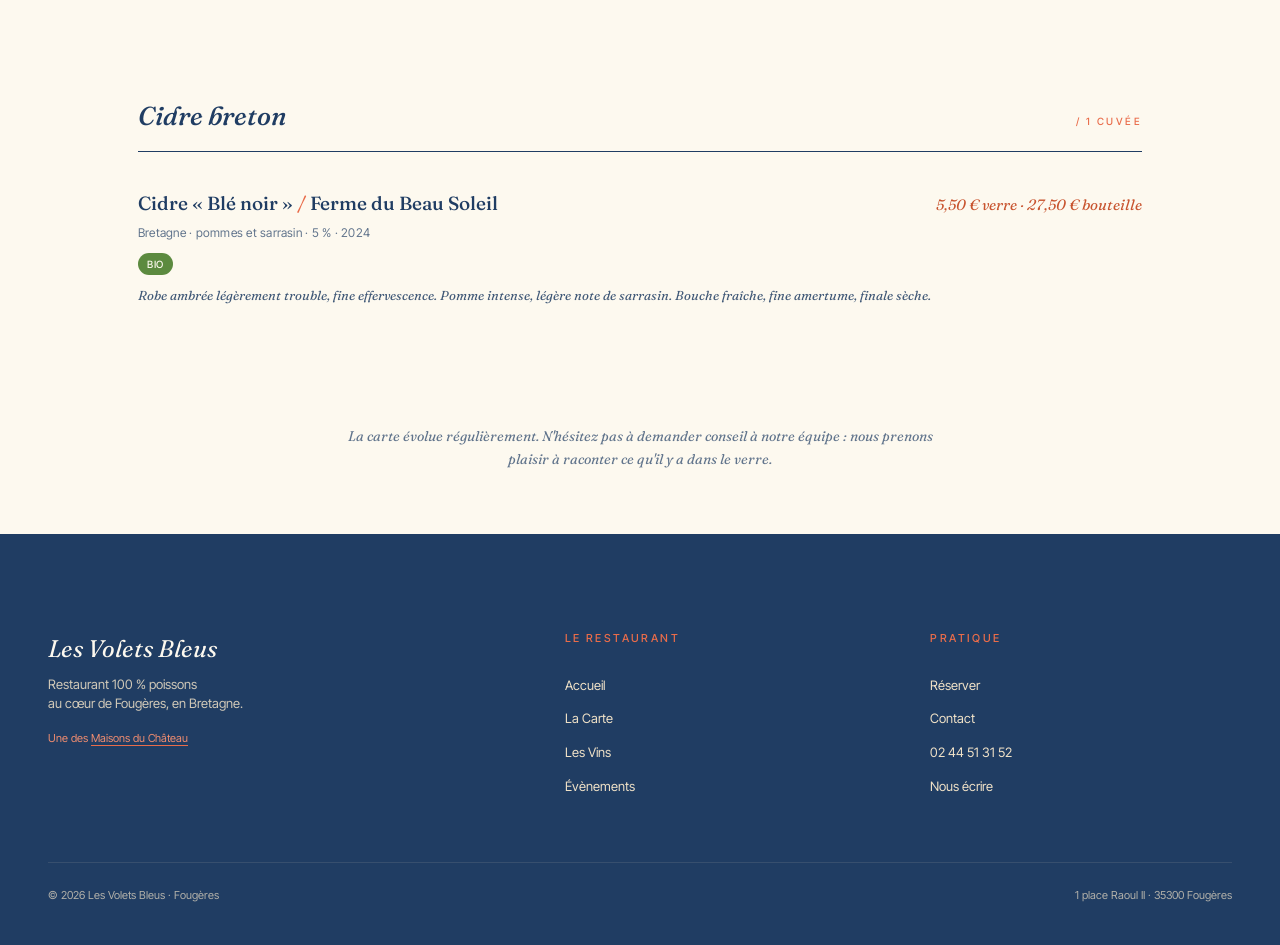
<file: vins.html>
<!DOCTYPE html>
<html lang="fr">
<head>
    <meta charset="UTF-8">
    <meta name="viewport" content="width=device-width, initial-scale=1.0">
    <title>Les Vins — Les Volets Bleus</title>
    <meta name="description" content="La carte des vins des Volets Bleus à Fougères : sélection vivante de vins choisis pour accompagner la cuisine de la mer.">
    <link rel="preconnect" href="https://fonts.googleapis.com">
    <link rel="preconnect" href="https://fonts.gstatic.com" crossorigin>
    <link href="https://fonts.googleapis.com/css2?family=Fraunces:ital,wght@0,400;0,500;1,400;1,500&family=Inter+Tight:wght@400;500;600&display=swap" rel="stylesheet">
    <link rel="stylesheet" href="css/style.css">
</head>
<body data-page="vins">

    <nav class="site-nav" aria-label="Navigation principale">
        <div class="nav-inner">
            <a href="index.html" class="nav-brand">Les Volets Bleus</a>
            <div class="nav-links">
                <a href="index.html" class="nav-link">Accueil</a>
                <a href="carte.html" class="nav-link">Carte</a>
                <a href="vins.html" class="nav-link active">Vins</a>
                <a href="evenements.html" class="nav-link">Évènements</a>
                <a href="contact.html" class="nav-link">Contact</a>
                <a href="reserver.html" class="nav-link nav-cta">Réserver</a>
            </div>
            <button class="nav-toggle" aria-label="Menu" aria-expanded="false"><span></span><span></span><span></span></button>
        </div>
    </nav>

    <header class="page-header">
        <div class="page-header-inner">
            <p class="hero-eyebrow" id="vins-eyebrow">— Été 2026 · Notre cave</p>
            <h1 class="page-title" id="vins-title-1">Des cuvées <em>vivantes</em>,</h1>
            <h1 class="page-title" id="vins-title-2" style="margin-top: 4px;">des vignerons <em>qu'on aime.</em></h1>
        </div>
    </header>

    <main class="page-content wide">

        <p class="menu-intro-text" id="vins-intro" style="text-align: center; margin: 0 auto 2.5rem; max-width: 600px;">Les prix indiqués correspondent au verre puis à la bouteille.</p>

        <!-- Filtres -->
        <div class="vins-filtres" id="vins-filtres">
            <p class="loading-state">Chargement des filtres…</p>
        </div>

        <!-- Catégories -->
        <div id="vins-categories">
            <p class="loading-state">Chargement de la cave…</p>
        </div>

        <p style="text-align: center; margin-top: 3rem; font-family: 'Fraunces', serif; font-style: italic; color: var(--bleu); font-size: 14px; opacity: 0.7; max-width: 600px; margin-left: auto; margin-right: auto;">
            La carte évolue régulièrement. N'hésitez pas à demander conseil à notre équipe : nous prenons plaisir à raconter ce qu'il y a dans le verre.
        </p>

    </main>

    <footer class="site-footer">
        <div class="footer-inner">
            <div class="footer-grid">
                <div>
                    <p class="footer-name">Les Volets Bleus</p>
                    <p class="footer-tagline">Restaurant 100 % poissons<br>au cœur de Fougères, en Bretagne.</p>
                    <p class="footer-mama">Une des <a href="https://lesmaisonsduchateau.pages.dev">Maisons du Château</a></p>
                </div>
                <div>
                    <p class="footer-col-title">Le restaurant</p>
                    <ul class="footer-list">
                        <li><a href="index.html">Accueil</a></li>
                        <li><a href="carte.html">La Carte</a></li>
                        <li><a href="vins.html">Les Vins</a></li>
                        <li><a href="evenements.html">Évènements</a></li>
                    </ul>
                </div>
                <div>
                    <p class="footer-col-title">Pratique</p>
                    <ul class="footer-list">
                        <li><a href="reserver.html">Réserver</a></li>
                        <li><a href="contact.html">Contact</a></li>
                        <li><a href="tel:+33244513152">02 44 51 31 52</a></li>
                        <li><a href="mailto:lesvoletsbleus.bzh@gmail.com">Nous écrire</a></li>
                    </ul>
                </div>
            </div>
            <div class="footer-bottom">
                <p>© <span id="year">2026</span> Les Volets Bleus · Fougères</p>
                <p>1 place Raoul II · 35300 Fougères</p>
            </div>
        </div>
    </footer>

    <script src="js/script.js"></script>
</body>
</html>
</file>
<file: css/style.css>
/* ===================================================================
   LES VOLETS BLEUS — Feuille de style
   ===================================================================

   COMMENT MODIFIER LE LOOK DU SITE ?

   Toutes les valeurs modifiables sont dans la section ":root" ci-dessous.
   Changez une valeur, ça s'applique partout sur le site.

   Vous voulez :
   - changer une couleur ? → section COULEURS
   - changer la taille des titres ? → section TAILLES DE TEXTE
   - changer la largeur du contenu ? → section MISE EN PAGE

   ⚠️ NE TOUCHEZ PAS AU RESTE DU FICHIER, sauf si vous savez ce que vous faites.
   =================================================================== */

:root {

    /* ===== COULEURS ===== */

    /* Couleurs principales — la charte Les Volets Bleus */
    --bleu: #203d63;          /* bleu volet, couleur principale */
    --orange: #e96c4a;         /* orange cuivré, accent principal */
    --beige: #efe1c7;          /* beige sable, fond doux */
    --creme: #fdf9ef;          /* crème ivoire, fond principal */

    /* Variations automatiques — ne pas modifier */
    --bleu-deep: #15294a;
    --bleu-soft: #3a5a85;
    --orange-deep: #c8542f;
    --orange-soft: #f08d70;
    --beige-deep: #d8c8a9;

    /* Couleurs des badges (vins) */
    --badge-bio: #5c8a3f;       /* vert pour BIO */
    --badge-biodynamie: #94b35f; /* vert clair pour BIODYNAMIE */
    --badge-nature: var(--orange);  /* orange pour NATURE */

    /* Couleurs de texte */
    --texte-principal: #1a1a1a;
    --texte-doux: #2c2c2c;

    /* Lignes de séparation */
    --ligne: rgba(32, 61, 99, 0.15);
    --ligne-forte: rgba(32, 61, 99, 0.3);


    /* ===== TYPOGRAPHIES ===== */

    --font-serif: 'Fraunces', 'Times New Roman', Georgia, serif;
    --font-sans: 'Inter Tight', -apple-system, BlinkMacSystemFont, sans-serif;


    /* ===== TAILLES DE TEXTE ===== */
    /* Vous pouvez ajuster ces valeurs en pixels (px) ou rem */

    --titre-hero-mini: 48px;     /* sur mobile */
    --titre-hero: 72px;          /* la grande phrase d'accueil */
    --titre-page: 64px;          /* titres des autres pages */
    --titre-section: 26px;       /* "Pour commencer", "Au cœur de l'assiette" */
    --titre-plat: 19px;          /* nom d'un plat */
    --titre-plat-signature: 21px; /* nom du plat signature */

    --texte-courant: 14px;
    --texte-petit: 12px;
    --texte-tres-petit: 11px;
    --texte-eyebrow: 11px;       /* les petits labels en haut des sections */


    /* ===== MISE EN PAGE ===== */

    --largeur-max: 1400px;
    --largeur-contenu: 1100px;
    --largeur-lecture: 720px;
    --gouttiere: clamp(1.25rem, 4vw, 3rem);

    /* Espacements verticaux */
    --espace-3xs: 0.25rem;
    --espace-2xs: 0.5rem;
    --espace-xs: 0.75rem;
    --espace-s: 1rem;
    --espace-m: 1.5rem;
    --espace-l: 2.5rem;
    --espace-xl: 4rem;
    --espace-2xl: 6rem;

    /* Coins arrondis */
    --radius-petit: 8px;
    --radius-grand: 12px;
    --radius-pilule: 999px;


    /* ===== TRANSITIONS ===== */
    --ease: cubic-bezier(0.4, 0, 0.2, 1);
    --ease-out: cubic-bezier(0.16, 1, 0.3, 1);
}


/* ===================================================================
   À PARTIR D'ICI, NE TOUCHEZ PAS — sauf si vous savez ce que vous faites
   =================================================================== */

/* ============== RESET ============== */
*, *::before, *::after { box-sizing: border-box; margin: 0; padding: 0; }
html { scroll-behavior: smooth; -webkit-text-size-adjust: 100%; }
body {
    font-family: var(--font-sans);
    font-size: 16px;
    line-height: 1.6;
    color: var(--texte-principal);
    background: var(--creme);
    -webkit-font-smoothing: antialiased;
    overflow-x: hidden;
}
img, svg { display: block; max-width: 100%; height: auto; }
a { color: inherit; text-decoration: none; }
button, input, textarea, select { font: inherit; color: inherit; }
button { background: none; border: none; cursor: pointer; }
::selection { background: var(--orange); color: var(--creme); }


/* ============== NAVIGATION ============== */
.site-nav {
    background: var(--creme);
    position: sticky;
    top: 0;
    z-index: 100;
    border-bottom: 1px solid var(--ligne);
    backdrop-filter: blur(10px);
}

.site-nav.nav-on-orange {
    background: var(--orange);
    border-bottom: none;
}

.nav-inner {
    max-width: var(--largeur-max);
    margin: 0 auto;
    padding: 1.1rem var(--gouttiere);
    display: flex;
    justify-content: space-between;
    align-items: center;
    gap: var(--espace-m);
}

.nav-brand {
    font-family: var(--font-serif);
    font-style: italic;
    font-size: 16px;
    color: var(--bleu);
    letter-spacing: -0.01em;
    transition: opacity 0.3s var(--ease);
}

.nav-on-orange .nav-brand { color: var(--creme); }

.nav-brand:hover { opacity: 0.75; }

.nav-links {
    display: flex;
    gap: var(--espace-m);
    align-items: center;
}

.nav-link {
    font-size: 11px;
    color: var(--bleu);
    letter-spacing: 0.05em;
    padding: 5px 12px;
    border-radius: var(--radius-pilule);
    transition: all 0.3s var(--ease);
    font-weight: 400;
}

.nav-on-orange .nav-link { color: var(--creme); }

.nav-link:hover { background: rgba(32, 61, 99, 0.08); }

.nav-on-orange .nav-link:hover { background: rgba(255, 255, 255, 0.15); }

.nav-link.active {
    color: var(--orange);
    background: rgba(233, 108, 74, 0.12);
    font-weight: 500;
}

.nav-on-orange .nav-link.active {
    color: var(--creme);
    background: rgba(255, 255, 255, 0.18);
    font-weight: 500;
}

.nav-cta {
    background: var(--bleu);
    color: var(--creme);
    padding: 7px 16px;
    border-radius: var(--radius-pilule);
    font-size: 11px;
    font-weight: 500;
    letter-spacing: 0.05em;
}

.nav-on-orange .nav-cta {
    background: var(--bleu);
    color: var(--creme);
}

.nav-cta:hover {
    background: var(--bleu-deep);
    transform: translateY(-1px);
}

.nav-toggle {
    display: none;
    flex-direction: column;
    gap: 5px;
    padding: 0.5rem;
}

.nav-toggle span {
    display: block;
    width: 22px;
    height: 1.5px;
    background: var(--bleu);
    transition: all 0.3s var(--ease);
}

.nav-on-orange .nav-toggle span { background: var(--creme); }


/* ============== HERO BANDEAU ORANGE ============== */
.hero-orange {
    background: var(--orange);
    color: var(--creme);
    padding: var(--espace-2xl) var(--gouttiere);
}

.hero-orange-inner {
    max-width: var(--largeur-max);
    margin: 0 auto;
}

.hero-eyebrow {
    font-size: var(--texte-eyebrow);
    letter-spacing: 0.3em;
    color: var(--creme);
    text-transform: uppercase;
    margin-bottom: var(--espace-m);
    font-weight: 500;
    opacity: 0.92;
}

.hero-title {
    font-family: var(--font-serif);
    font-size: var(--titre-hero);
    line-height: 0.92;
    color: var(--creme);
    margin: 0;
    font-weight: 400;
    letter-spacing: -0.025em;
}

.hero-title em {
    font-style: italic;
    color: var(--bleu);
    font-weight: 400;
}

.hero-subtitle {
    font-family: var(--font-serif);
    font-style: italic;
    font-size: 19px;
    color: var(--creme);
    margin-top: var(--espace-l);
    opacity: 0.92;
    max-width: 480px;
}

@media (max-width: 720px) {
    .hero-title { font-size: var(--titre-hero-mini); }
}


/* ============== PAGE HEADER (titres internes) ============== */
.page-header {
    background: var(--orange);
    padding: var(--espace-2xl) var(--gouttiere);
}

.page-header-inner {
    max-width: var(--largeur-max);
    margin: 0 auto;
}

.page-title {
    font-family: var(--font-serif);
    font-size: var(--titre-page);
    line-height: 0.92;
    color: var(--creme);
    margin: 0;
    font-weight: 400;
    letter-spacing: -0.025em;
}

.page-title em {
    font-style: italic;
    color: var(--bleu);
    font-weight: 400;
}

.page-subtitle {
    font-family: var(--font-serif);
    font-style: italic;
    font-size: 17px;
    color: var(--creme);
    margin-top: var(--espace-l);
    opacity: 0.92;
}

@media (max-width: 720px) {
    .page-title { font-size: 42px; }
}


/* ============== ACCUEIL : 3 SECTIONS ============== */
.three-sections {
    display: grid;
    grid-template-columns: repeat(3, 1fr);
}

.three-sections-card {
    padding: var(--espace-l) var(--espace-m);
    min-height: 130px;
    display: flex;
    flex-direction: column;
    justify-content: space-between;
    transition: opacity 0.3s var(--ease);
}

.three-sections-card:hover { opacity: 0.85; }

.three-sections-card-1 { background: var(--beige); }
.three-sections-card-2 { background: var(--creme); }
.three-sections-card-3 { background: var(--bleu); color: var(--creme); }

.three-sections-label {
    font-size: var(--texte-tres-petit);
    letter-spacing: 0.2em;
    color: var(--orange);
    text-transform: uppercase;
    font-weight: 500;
}

.three-sections-titre {
    font-family: var(--font-serif);
    font-size: 22px;
    margin: 0 0 4px;
    line-height: 1.05;
    color: var(--bleu);
}

.three-sections-card-3 .three-sections-titre { color: var(--creme); }

.three-sections-desc {
    font-size: var(--texte-petit);
    opacity: 0.7;
    color: var(--bleu);
}

.three-sections-card-3 .three-sections-desc { color: var(--creme); }

@media (max-width: 720px) {
    .three-sections { grid-template-columns: 1fr; }
}


/* ============== ACCUEIL : DATE PIVOT ============== */
.date-pivot {
    text-align: center;
    padding: var(--espace-2xl) var(--gouttiere) 0;
}

.date-pivot-pill {
    display: inline-block;
    padding: 10px 22px;
    background: var(--bleu);
    color: var(--creme);
    border-radius: var(--radius-pilule);
}

.date-pivot-label {
    font-size: 10px;
    letter-spacing: 0.32em;
    color: var(--orange);
    text-transform: uppercase;
    font-weight: 500;
}

.date-pivot-date {
    font-family: var(--font-serif);
    font-style: italic;
    font-size: 16px;
    margin-left: 8px;
}


/* ============== ACCUEIL : TEXTE HISTOIRE ============== */
.histoire-texte {
    padding: var(--espace-l) var(--gouttiere) var(--espace-xl);
    max-width: var(--largeur-lecture);
    margin: 0 auto;
    text-align: center;
}

.histoire-intro {
    font-family: var(--font-serif);
    font-size: 22px;
    color: var(--bleu);
    line-height: 1.5;
    margin-bottom: var(--espace-l);
    font-weight: 400;
}

.histoire-corps {
    font-family: var(--font-serif);
    font-size: 17px;
    color: var(--bleu);
    line-height: 1.65;
    opacity: 0.85;
}

.histoire-corps em {
    color: var(--orange);
    font-style: italic;
}


/* ============== ACCUEIL : 3 PILIERS ============== */
.piliers {
    padding: 0 var(--gouttiere);
    display: grid;
    grid-template-columns: repeat(3, 1fr);
    gap: var(--espace-m);
    max-width: var(--largeur-max);
    margin: 0 auto;
}

.pilier {
    padding: var(--espace-l) var(--espace-m);
    background: var(--beige);
    border-radius: var(--radius-grand);
    text-align: center;
}

.pilier-chiffre {
    font-family: var(--font-serif);
    font-size: 32px;
    color: var(--orange);
    margin: 0;
    line-height: 1;
    font-weight: 500;
}

.pilier-chiffre.pilier-chiffre-petit { font-size: 26px; line-height: 1.1; }

.pilier-label {
    font-size: var(--texte-tres-petit);
    color: var(--bleu);
    margin: 6px 0 10px;
    letter-spacing: 0.18em;
    text-transform: uppercase;
    font-weight: 500;
}

.pilier-desc {
    font-family: var(--font-serif);
    font-style: italic;
    font-size: 13px;
    color: var(--bleu);
    margin: 0;
    line-height: 1.5;
    opacity: 0.85;
}

@media (max-width: 720px) {
    .piliers { grid-template-columns: 1fr; }
}


/* ============== ACCUEIL : CITATION FINALE ============== */
.citation-bloc {
    margin: var(--espace-xl) var(--gouttiere) 0;
    max-width: var(--largeur-max);
    margin-left: auto;
    margin-right: auto;
    padding: var(--espace-xl) var(--espace-l);
    background: var(--bleu);
    border-radius: var(--radius-grand);
    text-align: center;
    color: var(--creme);
}

.citation-quote {
    font-family: var(--font-serif);
    font-size: 60px;
    line-height: 0.4;
    color: var(--orange);
    opacity: 0.9;
    display: block;
    height: 24px;
}

.citation-text {
    font-family: var(--font-serif);
    font-style: italic;
    font-size: 22px;
    color: var(--creme);
    line-height: 1.4;
    margin: 18px auto 16px;
    max-width: 480px;
}

.citation-text em {
    color: var(--orange);
    font-style: italic;
}

.citation-complement {
    font-family: var(--font-serif);
    font-size: 14px;
    color: var(--creme);
    line-height: 1.6;
    margin: 0 auto;
    max-width: 460px;
    opacity: 0.85;
}


/* ============== ACCUEIL : INFOS PRATIQUES ============== */
.infos-pratiques {
    padding: var(--espace-xl) var(--gouttiere);
    display: grid;
    grid-template-columns: 1fr 1fr;
    gap: var(--espace-m);
    max-width: var(--largeur-max);
    margin: 0 auto;
}

.info-card {
    padding: var(--espace-l) var(--espace-m);
    border-radius: var(--radius-petit);
}

.info-card-beige { background: var(--beige); }
.info-card-orange { background: var(--orange); color: var(--creme); }

.info-card-label {
    font-size: 10px;
    letter-spacing: 0.22em;
    color: var(--orange);
    text-transform: uppercase;
    margin-bottom: 8px;
    font-weight: 500;
}

.info-card-orange .info-card-label { color: var(--creme); opacity: 0.92; }

.info-card-value {
    font-family: var(--font-serif);
    font-size: 17px;
    line-height: 1.4;
    color: var(--bleu);
    margin: 0;
}

.info-card-orange .info-card-value { color: var(--creme); }

.info-card a {
    color: inherit;
    border-bottom: 1px solid currentColor;
    padding-bottom: 1px;
}

@media (max-width: 720px) {
    .infos-pratiques { grid-template-columns: 1fr; }
}


/* ============== CONTENU DE PAGE ============== */
.page-content {
    max-width: var(--largeur-lecture);
    margin: 0 auto;
    padding: var(--espace-xl) var(--gouttiere);
}

.page-content.wide {
    max-width: var(--largeur-contenu);
}


/* ============== CARTE : SECTIONS ============== */
.menu-intro {
    text-align: center;
    margin-bottom: var(--espace-xl);
    padding-bottom: var(--espace-l);
    border-bottom: 1px solid var(--ligne);
}

.menu-intro-text {
    font-family: var(--font-serif);
    font-style: italic;
    font-size: 17px;
    color: var(--bleu);
    line-height: 1.5;
    max-width: 600px;
    margin: 0 auto;
}

.menu-section {
    margin-bottom: var(--espace-2xl);
}

.menu-section:last-child { margin-bottom: 0; }

.menu-section-head {
    display: flex;
    justify-content: space-between;
    align-items: baseline;
    margin-bottom: var(--espace-l);
    padding-bottom: 14px;
    border-bottom: 1.5px solid var(--bleu);
    flex-wrap: wrap;
    gap: var(--espace-s);
}

.menu-section-titre {
    font-family: var(--font-serif);
    font-style: italic;
    font-size: var(--titre-section);
    color: var(--bleu);
    margin: 0;
    font-weight: 500;
}

.menu-section-count {
    font-size: 10px;
    letter-spacing: 0.25em;
    color: var(--orange);
    text-transform: uppercase;
    font-weight: 500;
}

.menu-item {
    margin-bottom: var(--espace-m);
    padding-bottom: var(--espace-m);
    border-bottom: 0.5px dashed var(--ligne-forte);
}

.menu-item:last-child { border-bottom: none; padding-bottom: 0; }

.menu-item-name {
    font-family: var(--font-serif);
    font-size: var(--titre-plat);
    color: var(--bleu);
    margin: 0 0 6px;
    font-weight: 500;
    line-height: 1.2;
}

.menu-item-name .sep {
    color: var(--orange);
}

.menu-item-desc {
    font-style: italic;
    font-size: 13px;
    color: var(--bleu);
    margin: 0 0 10px;
    line-height: 1.6;
    opacity: 0.78;
    font-family: var(--font-sans);
}

.menu-item-pairing {
    display: inline-flex;
    align-items: center;
    gap: 8px;
    padding: 4px 10px 4px 4px;
    background: rgba(233, 108, 74, 0.1);
    border-radius: var(--radius-pilule);
}

.menu-item-pairing-icon {
    display: inline-flex;
    align-items: center;
    justify-content: center;
    width: 18px;
    height: 18px;
    background: var(--orange);
    border-radius: 50%;
    color: var(--creme);
    font-size: 9px;
    font-weight: 500;
}

.menu-item-pairing-text {
    font-family: var(--font-serif);
    font-style: italic;
    font-size: 12px;
    color: var(--bleu);
}

.menu-item-signature {
    padding: 18px;
    background: var(--bleu);
    border-radius: var(--radius-petit);
    color: var(--creme);
    margin-bottom: var(--espace-m);
}

.menu-item-signature .menu-item-name { color: var(--creme); font-size: var(--titre-plat-signature); }
.menu-item-signature .menu-item-desc { color: var(--creme); opacity: 0.85; }

.menu-item-signature-label {
    font-size: 9px;
    letter-spacing: 0.3em;
    color: var(--orange);
    text-transform: uppercase;
    margin-bottom: 8px;
    font-weight: 500;
    font-family: var(--font-sans);
}

.menu-item-signature .menu-item-pairing {
    background: rgba(255, 255, 255, 0.12);
}

.menu-item-signature .menu-item-pairing-text {
    color: var(--creme);
}


/* Plats spéciaux (héros en herbe, végan) */
.menu-special {
    background: var(--beige-soft);
    border-radius: var(--radius-petit);
    padding: var(--espace-m);
    margin-bottom: var(--espace-m);
    border-left: 3px solid var(--orange);
}

.menu-special-vegan {
    background: #e8f0e3;
    border-left-color: var(--badge-bio);
}

.menu-special-label {
    font-family: var(--font-serif);
    font-style: italic;
    font-size: 14px;
    color: var(--orange);
    margin-bottom: 8px;
}

.menu-special-vegan .menu-special-label { color: var(--badge-bio); }


/* ============== VINS ============== */
.vins-filtres {
    display: flex;
    gap: 8px;
    flex-wrap: wrap;
    margin-bottom: var(--espace-xl);
}

.vins-filtre {
    background: rgba(32, 61, 99, 0.08);
    color: var(--bleu);
    padding: 7px 14px;
    border-radius: var(--radius-pilule);
    font-size: var(--texte-tres-petit);
    cursor: pointer;
    transition: all 0.3s var(--ease);
    border: none;
    font-weight: 400;
}

.vins-filtre:hover { background: rgba(32, 61, 99, 0.15); }

.vins-filtre.active {
    background: var(--bleu);
    color: var(--creme);
    font-weight: 500;
}

.vins-categorie {
    margin-bottom: var(--espace-2xl);
}

.vin-item {
    margin-bottom: var(--espace-m);
    padding-bottom: var(--espace-m);
    border-bottom: 0.5px dashed var(--ligne-forte);
}

.vin-item:last-child { border-bottom: none; }

.vin-item-head {
    display: flex;
    justify-content: space-between;
    align-items: baseline;
    gap: 14px;
    margin-bottom: 6px;
    flex-wrap: wrap;
}

.vin-item-name {
    font-family: var(--font-serif);
    font-size: var(--titre-plat);
    color: var(--bleu);
    margin: 0;
    font-weight: 500;
    line-height: 1.2;
}

.vin-item-name .sep { color: var(--orange); }

.vin-item-prices {
    font-family: var(--font-serif);
    font-style: italic;
    font-size: 15px;
    color: var(--orange-deep);
    margin: 0;
    white-space: nowrap;
}

.vin-item-info {
    font-size: 12px;
    color: var(--bleu);
    margin: 0 0 10px;
    opacity: 0.7;
    letter-spacing: 0.02em;
}

.vin-item-labels {
    display: flex;
    gap: 6px;
    flex-wrap: wrap;
    margin-bottom: 10px;
}

.vin-label {
    font-size: 10px;
    padding: 3px 9px;
    color: var(--creme);
    border-radius: var(--radius-pilule);
    font-weight: 500;
    letter-spacing: 0.05em;
}

.vin-label-bio { background: var(--badge-bio); }
.vin-label-biodynamie { background: var(--badge-biodynamie); color: var(--bleu); }
.vin-label-nature { background: var(--orange); }

.vin-item-desc {
    font-family: var(--font-serif);
    font-style: italic;
    font-size: 13px;
    color: var(--bleu);
    margin: 0;
    line-height: 1.6;
    opacity: 0.85;
}

.vin-coup-de-coeur {
    padding: 18px;
    background: var(--bleu);
    border-radius: var(--radius-petit);
    color: var(--creme);
}

.vin-coup-de-coeur .vin-item-name { color: var(--creme); }
.vin-coup-de-coeur .vin-item-info { color: var(--creme); opacity: 0.7; }
.vin-coup-de-coeur .vin-item-desc { color: var(--creme); opacity: 0.92; }

.vin-coup-de-coeur-label {
    font-size: 9px;
    letter-spacing: 0.3em;
    color: var(--orange);
    text-transform: uppercase;
    margin-bottom: 6px;
    font-weight: 500;
    font-family: var(--font-sans);
}


/* ============== ÉVÈNEMENTS ============== */
.evenement-item {
    display: grid;
    grid-template-columns: 100px 1fr auto;
    gap: 22px;
    align-items: center;
    padding: 22px 0;
    border-bottom: 0.5px dashed var(--ligne-forte);
}

.evenement-item:last-child { border-bottom: none; }

.evenement-date { text-align: center; }

.evenement-date-jour {
    font-family: var(--font-serif);
    font-size: 36px;
    color: var(--orange);
    margin: 0;
    line-height: 1;
    font-weight: 500;
}

.evenement-date-jour.italic {
    font-style: italic;
    font-size: 22px;
    line-height: 1.1;
}

.evenement-date-complement {
    font-size: 10px;
    color: var(--bleu);
    margin: 4px 0 0;
    letter-spacing: 0.18em;
    text-transform: uppercase;
    font-weight: 500;
}

.evenement-titre {
    font-family: var(--font-serif);
    font-size: 22px;
    color: var(--bleu);
    margin: 0 0 6px;
    line-height: 1.2;
    font-weight: 500;
}

.evenement-desc {
    font-family: var(--font-serif);
    font-style: italic;
    font-size: 14px;
    color: var(--bleu);
    margin: 0;
    line-height: 1.5;
    opacity: 0.85;
}

.evenement-statut {
    font-size: var(--texte-tres-petit);
    padding: 5px 12px;
    border-radius: var(--radius-pilule);
    font-weight: 500;
    white-space: nowrap;
}

.evenement-statut.statut-orange-clair {
    color: var(--orange);
    background: rgba(233, 108, 74, 0.12);
}

.evenement-statut.statut-bleu {
    color: var(--creme);
    background: var(--bleu);
}

.evenement-statut.statut-orange {
    color: var(--creme);
    background: var(--orange);
}

@media (max-width: 720px) {
    .evenement-item {
        grid-template-columns: 80px 1fr;
        grid-template-rows: auto auto;
    }
    .evenement-statut {
        grid-column: 1 / -1;
        justify-self: start;
    }
}


/* ============== RÉSERVER ============== */
.reserver-intro {
    font-family: var(--font-serif);
    font-style: italic;
    font-size: 18px;
    color: var(--bleu);
    margin: 0 0 var(--espace-xl);
    line-height: 1.5;
    text-align: center;
    max-width: 540px;
    margin-left: auto;
    margin-right: auto;
}

.reserver-cta {
    display: block;
    padding: var(--espace-l) var(--espace-m);
    border-radius: var(--radius-grand);
    margin-bottom: 14px;
    text-align: left;
    transition: transform 0.3s var(--ease);
    max-width: 540px;
    margin-left: auto;
    margin-right: auto;
}

.reserver-cta:hover { transform: translateY(-2px); }

.reserver-cta-bleu { background: var(--bleu); color: var(--creme); }
.reserver-cta-beige { background: var(--beige); }

.reserver-cta-inner {
    display: flex;
    align-items: center;
    justify-content: space-between;
    gap: 16px;
}

.reserver-cta-label {
    font-size: 10px;
    letter-spacing: 0.3em;
    color: var(--orange);
    text-transform: uppercase;
    margin-bottom: 6px;
    font-weight: 500;
}

.reserver-cta-value {
    font-family: var(--font-serif);
    font-size: 28px;
    margin: 0;
    line-height: 1;
    font-weight: 400;
    word-break: break-all;
}

.reserver-cta-bleu .reserver-cta-value { color: var(--creme); }
.reserver-cta-beige .reserver-cta-value { color: var(--bleu); font-size: 22px; }

.reserver-cta-icon {
    display: flex;
    align-items: center;
    justify-content: center;
    width: 48px;
    height: 48px;
    border-radius: 50%;
    flex-shrink: 0;
}

.reserver-cta-bleu .reserver-cta-icon { background: var(--orange); }
.reserver-cta-beige .reserver-cta-icon { background: var(--bleu); }

.reserver-note {
    font-family: var(--font-serif);
    font-style: italic;
    font-size: 14px;
    color: var(--bleu);
    margin: var(--espace-xl) 0 0;
    opacity: 0.7;
    text-align: center;
}


/* ============== CONTACT ============== */
.contact-grid {
    display: grid;
    grid-template-columns: 1fr 1fr;
    gap: var(--espace-l);
}

.contact-block { margin-bottom: var(--espace-l); }

.contact-label {
    font-size: 10px;
    letter-spacing: 0.25em;
    color: var(--orange);
    text-transform: uppercase;
    margin-bottom: 8px;
    font-weight: 500;
}

.contact-value {
    font-family: var(--font-serif);
    font-size: 22px;
    color: var(--bleu);
    margin: 0;
    line-height: 1.4;
}

.contact-value a {
    color: var(--bleu);
    border-bottom: 1px solid var(--orange);
    padding-bottom: 4px;
    display: inline-block;
}

.contact-value a:hover { color: var(--orange); }

.contact-value-email {
    font-size: 17px;
    word-break: break-all;
}

.hours-table {
    width: 100%;
    font-family: var(--font-serif);
    font-size: 14px;
    color: var(--bleu);
}

.hours-table tr {
    border-bottom: 0.5px dashed var(--ligne-forte);
}

.hours-table tr:last-child { border-bottom: none; }

.hours-table td {
    padding: 6px 0;
}

.hours-table td:first-child { font-weight: 500; }
.hours-table td:last-child { text-align: right; font-style: italic; }
.hours-table td.closed { color: var(--orange); }

.contact-map {
    background: var(--beige);
    border-radius: var(--radius-grand);
    overflow: hidden;
    aspect-ratio: 4 / 5;
    border: 1px solid var(--ligne);
}

.contact-map iframe {
    width: 100%;
    height: 100%;
    border: 0;
}

@media (max-width: 720px) {
    .contact-grid { grid-template-columns: 1fr; }
}


/* ============== FOOTER ============== */
.site-footer {
    background: var(--bleu);
    color: var(--beige);
    padding: var(--espace-2xl) var(--gouttiere) var(--espace-l);
}

.footer-inner {
    max-width: var(--largeur-max);
    margin: 0 auto;
}

.footer-grid {
    display: grid;
    grid-template-columns: 1.5fr 1fr 1fr;
    gap: var(--espace-xl);
    margin-bottom: var(--espace-xl);
}

.footer-name {
    font-family: var(--font-serif);
    font-size: 24px;
    color: var(--creme);
    margin: 0 0 6px;
    font-style: italic;
}

.footer-tagline {
    font-size: 13px;
    line-height: 1.5;
    color: var(--beige);
    opacity: 0.85;
    margin: 0 0 var(--espace-s);
}

.footer-mama {
    font-size: 11px;
    color: var(--orange-soft);
}

.footer-mama a {
    color: var(--orange-soft);
    border-bottom: 1px solid var(--orange);
}

.footer-col-title {
    font-size: var(--texte-eyebrow);
    letter-spacing: 0.22em;
    color: var(--orange);
    text-transform: uppercase;
    margin: 0 0 var(--espace-m);
    font-weight: 500;
}

.footer-list {
    list-style: none;
    display: flex;
    flex-direction: column;
    gap: 0.5rem;
}

.footer-list a {
    color: var(--beige);
    font-size: 13px;
    transition: color 0.3s var(--ease);
}

.footer-list a:hover { color: var(--creme); }

.footer-bottom {
    border-top: 1px solid rgba(239, 225, 199, 0.15);
    padding-top: var(--espace-m);
    display: flex;
    justify-content: space-between;
    align-items: center;
    font-size: 11px;
    opacity: 0.7;
}

@media (max-width: 720px) {
    .footer-grid { grid-template-columns: 1fr; gap: var(--espace-l); }
    .footer-bottom { flex-direction: column; gap: var(--espace-xs); text-align: center; }
}


/* ============== UTILITAIRES ============== */
.text-center { text-align: center; }
.italic { font-style: italic; }
.muted { opacity: 0.6; }

.loading-state {
    text-align: center;
    padding: var(--espace-xl) var(--espace-l);
    font-family: var(--font-serif);
    font-style: italic;
    color: var(--bleu);
    opacity: 0.5;
}


/* ============== RESPONSIVE NAV ============== */
@media (max-width: 720px) {
    .nav-toggle { display: flex; }
    .nav-links {
        position: fixed;
        inset: 64px 0 0 0;
        background: var(--creme);
        flex-direction: column;
        padding: var(--espace-xl) var(--gouttiere);
        align-items: stretch;
        gap: var(--espace-s);
        transform: translateX(100%);
        transition: transform 0.4s var(--ease-out);
        z-index: 99;
    }
    .nav-links.open { transform: translateX(0); }
    .nav-link, .nav-cta {
        font-family: var(--font-serif);
        font-size: 20px;
        padding: 12px 16px;
        text-align: center;
    }
    .nav-on-orange .nav-links { background: var(--orange); }
}


/* ============== ACCESSIBILITÉ ============== */
@media (prefers-reduced-motion: reduce) {
    *, *::before, *::after {
        animation-duration: 0.01ms !important;
        transition-duration: 0.01ms !important;
    }
}
</file>
